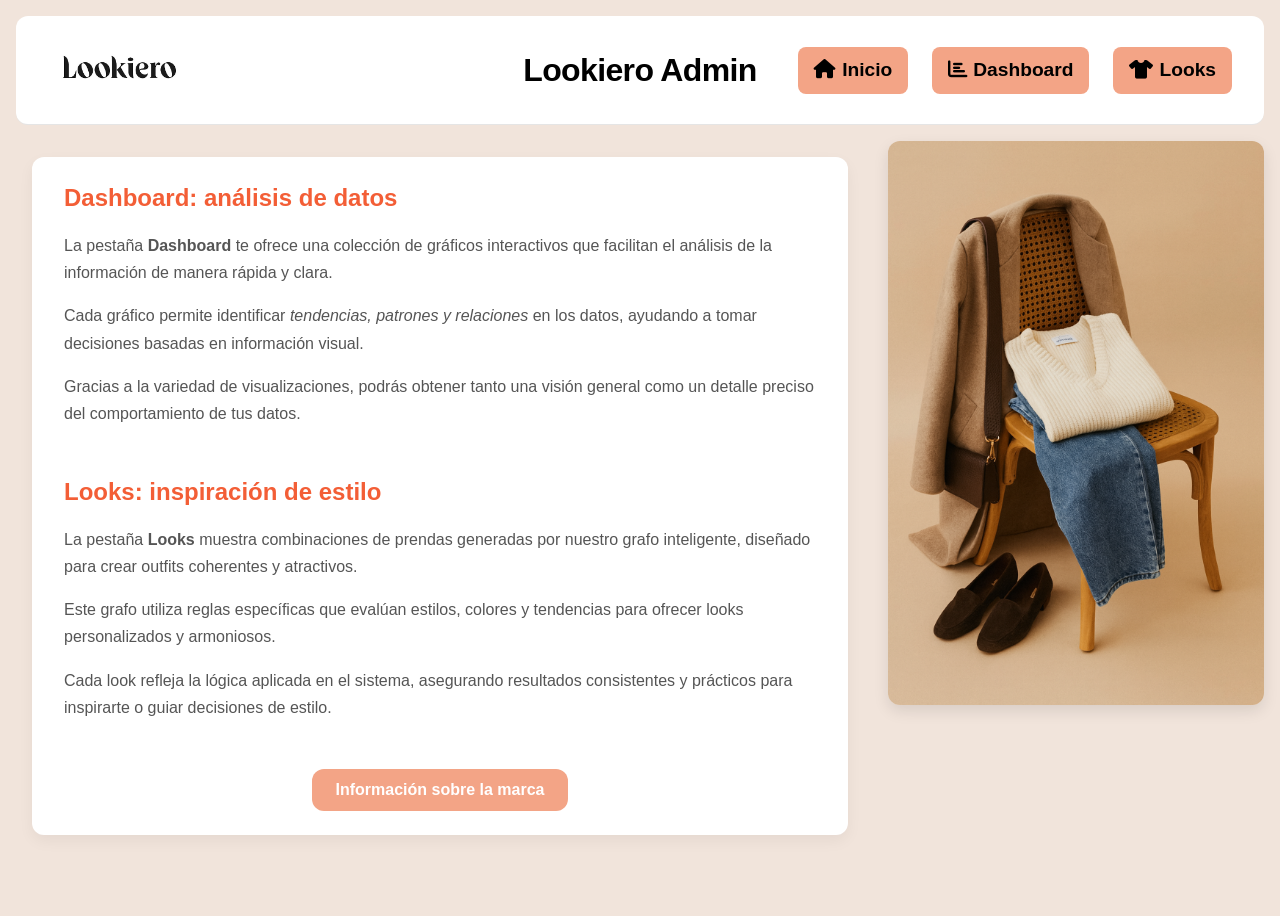
<file: web/index.html>
<!DOCTYPE html>
<html lang="es">
<head>
  <meta charset="UTF-8" />
  <link href="https://cdnjs.cloudflare.com/ajax/libs/font-awesome/6.0.0/css/all.min.css" rel="stylesheet">
  <meta name="viewport" content="width=device-width, initial-scale=1.0" />
  <title>Lookiero - Dashboard</title>
  <link rel="stylesheet" href="style.css" />
  <style>
    body { margin: 0; font-family: var(--font-sans); background: #f1e4db; }

    .header {
      display: flex;
      align-items: center;
      justify-content: space-between;
      padding: 1rem 2rem;
      background: #ffffff;
      border-bottom: 1px solid rgba(0,0,0,0.1);
      border-radius: 12px;
      margin: 1rem;
    }

    .header-left {
      display: flex;
      align-items: center;
      gap: 1rem;
    }

    .header-logo img {
      height: 70px;
      width: auto;
    }

    .header-title {
      font-size: 2rem;
      font-weight: 700;
      letter-spacing: -0.02em;
    }

    .nav-tabs {
      display: flex;
      gap: 1.5rem;
    }

    .nav-tabs a {
      text-decoration: none;
      color: #000;
      font-weight: 700;
      font-size: 1.2rem;
      padding: .6rem 1rem;
      position: relative;
      background: #f3a486;
      border-radius: 8px;
    }

    
.nav-tabs a:hover::after {
  content: "";
  position: absolute;
  left: 0;
  bottom: -4px;
  width: 100%;
  height: 2px;
  background: var(--brand-primary);
}

/* Opcional: si quieres que el botón activo tenga otro estilo de fondo en lugar de subrayado */
.nav-tabs a.active {
  background-color: #f3a486; /* mismo color que normal */
  /* quita el ::after para activo */
}


  
  
    .info-box {
  background: white;
  margin: 1rem;
  padding: 1.5rem 2rem;
  border-radius: 12px;
 
  min-height: 180px; /* puedes ajustar según te guste */
  display: flex;
  flex-direction: column;
  justify-content: center; /* centra el contenido verticalmente */

}


    .info-box h2 {
      margin-top: 0;
    }
  </style>
</head>
<body>
  <header class="header">
    <div class="header-left">
      <div class="header-logo">
  <a href="info.html">
    <img src="lookiero_logo.jpg" alt="Logo Lookiero" />
  </a>
</div>

      </div>

    <div class="header-title" style="position:absolute; left:50%; transform:translateX(-50%);">Lookiero Admin</div>
    <div>
    </div>

    <nav class="nav-tabs">
      <a href="index.html"><span style='margin-right:6px;'><i class="fas fa-home"></i></span>Inicio</a>
      <a href="dashboard.html" class="active"><span style='margin-right:6px;'><i class="fas fa-chart-bar"></i></span>Dashboard</a>
      <a href="looks.html"><span style='margin-right:6px;'><i class="fas fa-shirt"></i></span>Looks</a>
    </nav>
  </header>
<section class="about-wrapper" style="display:flex; gap:1.5rem; margin:1rem;">
  <!-- TEXTO -->
  <div class="info-box" style="background:#ffffff; padding:1.5rem 2rem; border-radius:12px; flex:2; box-shadow:0 6px 15px rgba(0,0,0,0.05);">
    
    <h2 style="color:#f35e36; margin-bottom:1rem;">Dashboard: análisis de datos</h2>
    <p style="line-height:1.7; color:#555;">
      La pestaña <strong>Dashboard</strong> te ofrece una colección de gráficos interactivos que facilitan el análisis de la información de manera rápida y clara.
    </p>
    <p style="line-height:1.7; color:#555;">
      Cada gráfico permite identificar <em>tendencias, patrones y relaciones</em> en los datos, ayudando a tomar decisiones basadas en información visual.
    </p>
    <p style="line-height:1.7; color:#555;">
      Gracias a la variedad de visualizaciones, podrás obtener tanto una visión general como un detalle preciso del comportamiento de tus datos.
    </p>  

    <h2 style="color:#f35e36; margin-top:2rem; margin-bottom:1rem;">Looks: inspiración de estilo</h2>
    <p style="line-height:1.7; color:#555;">
      La pestaña <strong>Looks</strong> muestra combinaciones de prendas generadas por nuestro grafo inteligente, diseñado para crear outfits coherentes y atractivos.
    </p>
    <p style="line-height:1.7; color:#555;">
      Este grafo utiliza reglas específicas que evalúan estilos, colores y tendencias para ofrecer looks personalizados y armoniosos.
    </p>
    <p style="line-height:1.7; color:#555;">
      Cada look refleja la lógica aplicada en el sistema, asegurando resultados consistentes y prácticos para inspirarte o guiar decisiones de estilo.
    </p>  

    <!-- BOTÓN INFORMACIÓN -->
    <div style="text-align:center; margin-top:2rem;">
      <button id="btn-info-brand" style="background:#f3a486; color:#fff; font-weight:700; border:none; border-radius:12px; padding:12px 24px; cursor:pointer; font-size:1rem; transition:0.3s;">
        Información sobre la marca
      </button>
    </div>
  </div>

  <!-- IMAGEN -->
  <div class="about-image" style="flex:1; display:flex; align-items:flex-start; justify-content:center;">
    <img src="look.png" alt="Imagen Lookiero" style="max-width:100%; border-radius:12px; box-shadow:0 6px 15px rgba(0,0,0,0.1);">
  </div>
</section>

<!-- SCRIPT DEL BOTÓN -->
<script>
  document.getElementById("btn-info-brand").addEventListener("click", () => {
    window.location.href = "info.html";
  });
</script>


</body>
</html>
</file>
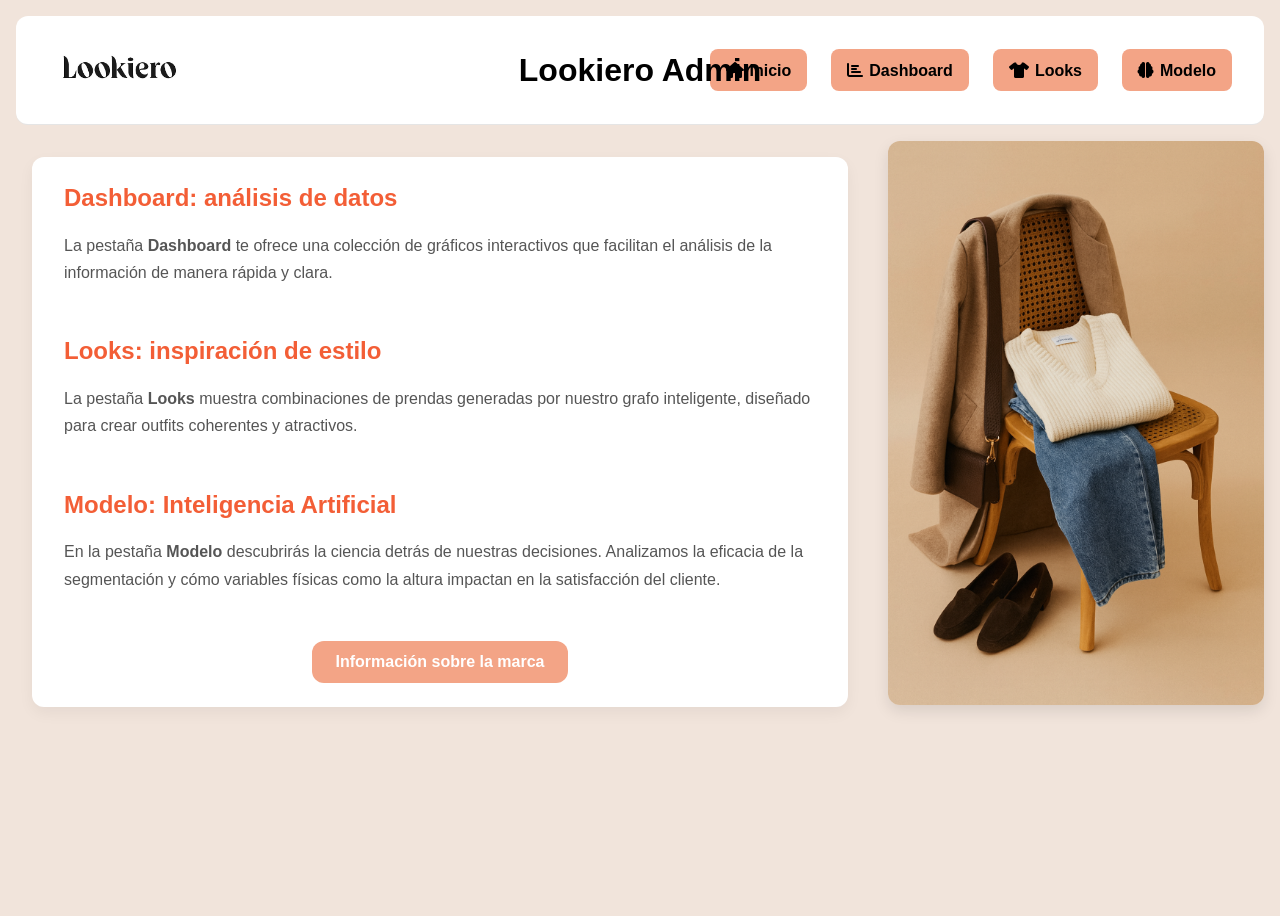
<file: web/web/index.html>
<!DOCTYPE html>
<html lang="es">
<head>
  <meta charset="UTF-8" />
  <link href="https://cdnjs.cloudflare.com/ajax/libs/font-awesome/6.0.0/css/all.min.css" rel="stylesheet">
  <meta name="viewport" content="width=device-width, initial-scale=1.0" />
  <title>Lookiero - Dashboard</title>
  <link rel="stylesheet" href="style.css" />


  <style>
  
  body { margin: 0; font-family: sans-serif; background: var(--bg-color); color: var(--text-dark); }
    :root {
  --brand-hover: #d88a6d;
  --brand-primary: #f3a486;
  --bg-color: #f1e4db;
  --text-dark: #333;
}
  
  
  
  .header {
  display: flex; align-items: center; justify-content: space-between;
  padding: 1rem 2rem; background: #fff; border-bottom: 1px solid rgba(0,0,0,0.1);
  border-radius: 12px; margin: 1rem; position: relative;
}

    .header-left {
      display: flex;
      align-items: center;
      gap: 1rem;
    }

    .header-logo img { height: 70px; width: auto; }
.header-title { font-size: 2rem; font-weight: 700; position:absolute; left:50%; transform:translateX(-50%); }


    .nav-tabs {
      display: flex;
      gap: 1.5rem;
    }

.nav-tabs { display: flex; gap: 1.5rem; }
.nav-tabs a {
  text-decoration: none; color: #000; font-weight: 700; padding: .6rem 1rem;
  background: var(--brand-primary); border-radius: 8px; transition: 0.3s;
}
.nav-tabs a:hover { background: var(--brand-hover); color: #fff; }

.info-box {
  background: white; margin: 1rem; padding: 1.5rem; border-radius: 12px;
  box-shadow: 0 4px 6px rgba(0,0,0,0.05);
}


    .info-box {
      background: white;
      margin: 1rem;
      padding: 1.5rem 2rem;
      border-radius: 12px;
      min-height: 180px;
      display: flex;
      flex-direction: column;
      justify-content: center;
    }

    .info-box h2 {
      margin-top: 0;
    }


  .dashboard-title { text-align: center; font-size: 1.6rem; font-weight: 700; margin-bottom: 1rem; }
.metrics-container { display: flex; justify-content: space-around; text-align: center; margin-bottom: 1rem; }
.metric-card p { font-size: 2rem; font-weight: 800; margin: 5px 0; color: var(--brand-hover); }



  </style>
</head>
<body>
  <header class="header">
    <div class="header-left">
      <div class="header-logo">
        <a href="info.html">
          <img src="lookiero_logo.jpg" alt="Logo Lookiero" />
        </a>
      </div>
    </div>

    <div class="header-title" style="position:absolute; left:50%; transform:translateX(-50%);">Lookiero Admin</div>
    
    <nav class="nav-tabs">
      <a href="index.html" class="active"><span style='margin-right:6px;'><i class="fas fa-home"></i></span>Inicio</a>
      <a href="dashboard.html"><span style='margin-right:6px;'><i class="fas fa-chart-bar"></i></span>Dashboard</a>
      <a href="looks.html"><span style='margin-right:6px;'><i class="fas fa-shirt"></i></span>Looks</a>
      <a href="modelo.html"><span style='margin-right:6px;'><i class="fas fa-brain"></i></span>Modelo</a>
    </nav>
  </header>

<section class="about-wrapper" style="display:flex; gap:1.5rem; margin:1rem;">
  <div class="info-box" style="background:#ffffff; padding:1.5rem 2rem; border-radius:12px; flex:2; box-shadow:0 6px 15px rgba(0,0,0,0.05);">
    
    <h2 style="color:#f35e36; margin-bottom:1rem;">Dashboard: análisis de datos</h2>
    <p style="line-height:1.7; color:#555;">
      La pestaña <strong>Dashboard</strong> te ofrece una colección de gráficos interactivos que facilitan el análisis de la información de manera rápida y clara.
    </p>

    <h2 style="color:#f35e36; margin-top:2rem; margin-bottom:1rem;">Looks: inspiración de estilo</h2>
    <p style="line-height:1.7; color:#555;">
      La pestaña <strong>Looks</strong> muestra combinaciones de prendas generadas por nuestro grafo inteligente, diseñado para crear outfits coherentes y atractivos.
    </p>

    <h2 style="color:#f35e36; margin-top:2rem; margin-bottom:1rem;">Modelo: Inteligencia Artificial</h2>
    <p style="line-height:1.7; color:#555;">
      En la pestaña <strong>Modelo</strong> descubrirás la ciencia detrás de nuestras decisiones. Analizamos la eficacia de la segmentación y cómo variables físicas como la altura impactan en la satisfacción del cliente.
    </p>

    <div style="text-align:center; margin-top:2rem;">
      <button id="btn-info-brand" style="background:#f3a486; color:#fff; font-weight:700; border:none; border-radius:12px; padding:12px 24px; cursor:pointer; font-size:1rem; transition:0.3s;">
        Información sobre la marca
      </button>
    </div>
  </div>

  <div class="about-image" style="flex:1; display:flex; align-items:flex-start; justify-content:center;">
    <img src="look.png" alt="Imagen Lookiero" style="max-width:100%; border-radius:12px; box-shadow:0 6px 15px rgba(0,0,0,0.1);">
  </div>
</section>

<script>
  document.getElementById("btn-info-brand").addEventListener("click", () => {
    window.location.href = "info.html";
  });
</script>

</body>
</html>
</file>
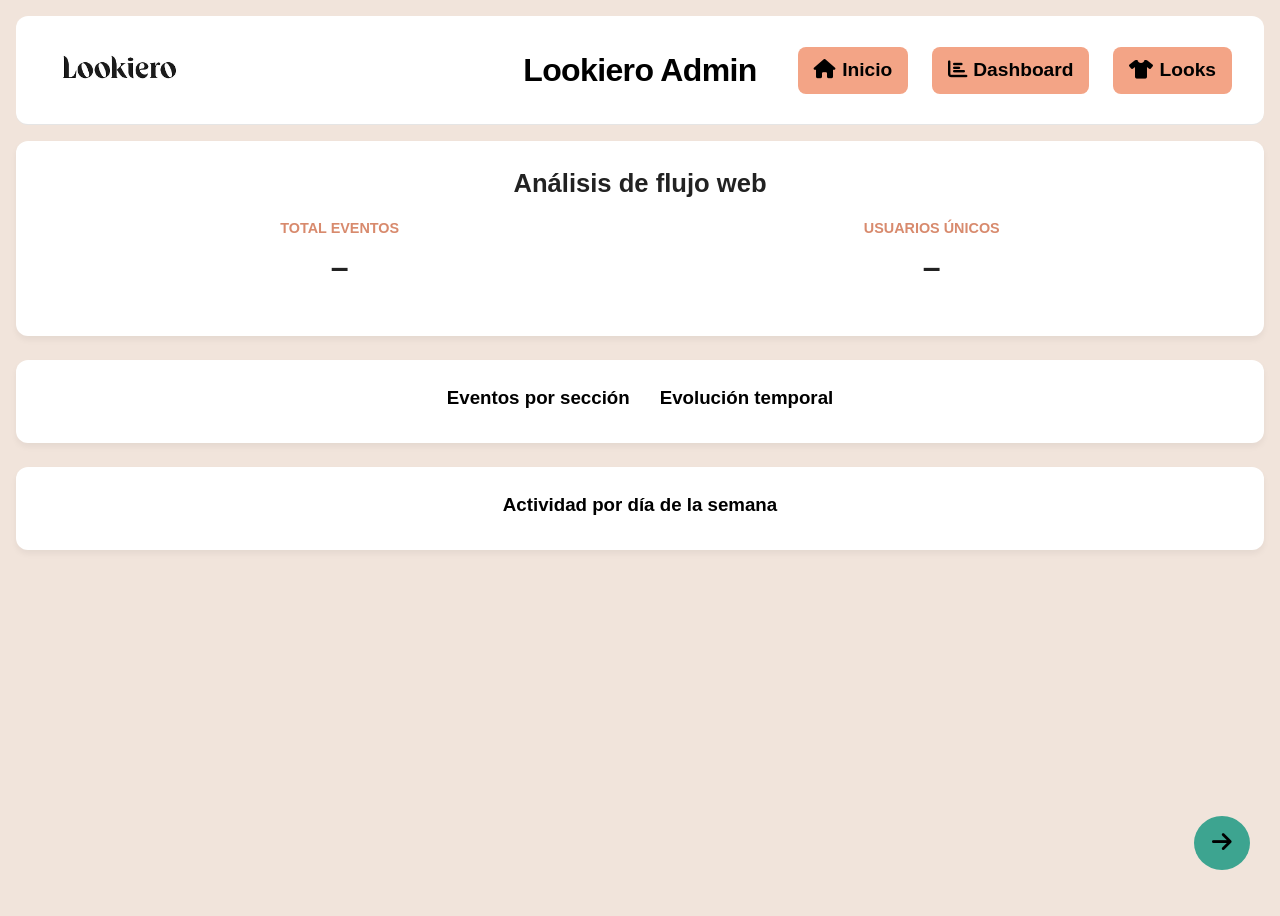
<file: web/dashboard.html>
<!DOCTYPE html>
<html lang="es">
<head>
<meta charset="UTF-8" />
<meta name="viewport" content="width=device-width, initial-scale=1.0" />
<title>Lookiero - Dashboard</title>

<link href="https://cdnjs.cloudflare.com/ajax/libs/font-awesome/6.0.0/css/all.min.css" rel="stylesheet">
<script src="https://d3js.org/d3.v7.min.js"></script>
<link rel="stylesheet" href="style.css" />


<style>
body { margin: 0; font-family: var(--font-sans); background: #f1e4db; }

:root {

  --brand-hover: #d88a6d;
  --bg-color: #f1e4db;
  --white: #ffffff;
  --text-dark: #333;

}


   body { margin: 0; font-family: var(--font-sans); background: #f1e4db; }



    .header {
      display: flex;
      align-items: center;
      justify-content: space-between;
      padding: 1rem 2rem;
      background: #ffffff;
      border-bottom: 1px solid rgba(0,0,0,0.1);
      border-radius: 12px;
      margin: 1rem;
      position: relative;
    }

    .header-left {
      display: flex;
      align-items: center;
      gap: 1rem;
    }

    .header-logo img {
      height: 70px;
      width: auto;
    }

    .header-title {
      font-size: 2rem;
      font-weight: 700;
      letter-spacing: -0.02em;
      position:absolute;
      left:50%;
      transform:translateX(-50%);
    }

    .nav-tabs {
      display: flex;
      gap: 1.5rem;
    }

    .nav-tabs a {
      text-decoration: none;
      color: #000;
      font-weight: 700;
      font-size: 1.2rem;
      padding: .6rem 1rem;
      position: relative;
      background: #f3a486;
      border-radius: 8px;
    }

    
.nav-tabs a:hover::after {
  content: "";
  position: absolute;
  left: 0;
  bottom: -4px;
  width: 100%;
  height: 2px;
  background: var(--brand-primary);
}

/* Opcional: si quieres que el botón activo tenga otro estilo de fondo en lugar de subrayado */
.nav-tabs a.active {
  background-color: #f3a486; /* mismo color que normal */
}

.info-box {
  background: white;
  margin: 1rem;
  padding: 1.5rem 2rem;
  border-radius: 12px;
  box-shadow: 0 4px 6px rgba(0,0,0,0.05);
  margin-bottom: 1.5rem;
}

.dashboard-title {
  text-align: center;
  font-size: 1.6rem;
  font-weight: 700;
  margin-bottom: 1rem;
}

.metrics-container {
  display: flex;
  justify-content: space-around;
  text-align: center;
  margin-bottom: 1rem;
}

.metric-card h3 {
  margin: 0;
  text-transform: uppercase;
  color: var(--brand-hover);
  font-size: 0.9rem;
}

.metric-card p {
  font-size: 2rem;
  font-weight: 800;
  margin: 5px 0;
}

/* Contenedor unificado para centrar y agrupar */
.chart-pair-block {
  display: flex;
  justify-content: center; /* Centrado horizontal */
  align-items: flex-start;
  flex-wrap: wrap;
  gap: 30px;
}

.chart-item {
  flex: 0 1 auto; /* No estira forzosamente */
  text-align: center;
}

.nav-arrow {
  position: fixed;
  bottom: 30px;
  padding: 14px 18px;
  font-size: 1.4rem;
  border-radius: 50%;
  border: none;
  background: var(--brand-primary);
  cursor: pointer;
  z-index: 100;
}

.nav-arrow:hover { background: var(--brand-hover); }
.arrow-right { right: 30px; }
.arrow-left { left: 30px; }

#page-looks { display: none; }

.tooltip-pie {
  position: absolute;
  background: #fff;
  border: 1px solid #ccc;
  padding: 6px;
  pointer-events: none;
  opacity: 0;
  font-size: 12px;
  border-radius: 4px;
  box-shadow: 0 2px 4px rgba(0,0,0,0.1);
  z-index: 1000;
}
</style>
</head>

<body>

 <header class="header">
  <div class="header-left">
   <div class="header-logo">
  <a href="info.html">
    <img src="lookiero_logo.jpg" alt="Logo Lookiero" />
  </a>
  </div>

  </div>

  <div class="header-title" style="position:absolute; left:50%; transform:translateX(-50%);">
   Lookiero Admin
  </div>

  <nav class="nav-tabs">
    <a href="index.html">
      <span style="margin-right:6px;"><i class="fas fa-home"></i></span>Inicio
    </a>
    <a href="dashboard.html" class="active">
      <span style="margin-right:6px;"><i class="fas fa-chart-bar"></i></span>Dashboard
    </a>
    <a href="looks.html">
      <span style="margin-right:6px;"><i class="fas fa-shirt"></i></span>Looks
    </a>
  </nav>
</header>



<div id="page-web">
  <div class="info-box">
    <div class="dashboard-title">Análisis de flujo web</div>
    <div class="metrics-container">
      <div class="metric-card">
        <h3>Total eventos</h3>
        <p id="total-events">–</p>
      </div>
      <div class="metric-card">
        <h3>Usuarios únicos</h3>
        <p id="unique-users">–</p>
      </div>
    </div>
  </div>

  <div class="info-box">
    <div class="chart-pair-block">
      <div class="chart-item">
        <h3>Eventos por sección</h3>
        <div id="viz_container"></div>
      </div>
      <div class="chart-item">
        <h3>Evolución temporal</h3>
        <div id="events_time"></div>
      </div>
    </div>
  </div>

  <div class="info-box">
    <div class="chart-pair-block">
      <div class="chart-item">
        <h3>Actividad por día de la semana</h3>
        <div id="users_section"></div>
      </div>
    </div>
  </div>

  <button type="button" class="nav-arrow arrow-right" onclick="goToLooks()">
    <i class="fas fa-arrow-right"></i>
  </button>
</div>

<div id="page-looks">
  <div class="info-box">
    <div class="chart-pair-block">
      <div class="chart-item">
        <h3>Distribución de Categorías</h3>
        <div id="AreaPie"></div>
      </div>
      <div class="chart-item">
        <h3>Matriz de Color: Estilo vs Categoría</h3>
        <div id="ColorMatrix"></div>
      </div>
    </div>
  </div>

  <div class="info-box">
    <div class="chart-pair-block">
      <div class="chart-item">
        <h3>Prendas por Estilo</h3>
        <div id="StyleBars"></div>
      </div>
      <div class="chart-item">
        <h3>Atrevimiento (Adventurous)</h3>
        <div id="AdventurousBars"></div>
      </div>
    </div>
  </div>

  <button type="button" class="nav-arrow arrow-left" onclick="goToWeb()">
    <i class="fas fa-arrow-left"></i>
  </button>
</div>

<script>
const csvUrl = "https://raw.githubusercontent.com/juneelexpuru/25-26_3_R10_Verde_Claro/main/page_views_2.csv";
const looksUrl = "https://raw.githubusercontent.com/juneelexpuru/25-26_3_R10_Verde_Claro/main/df_grafo.csv";

/* ================= LÓGICA WEB ================= */
/* ================= LÓGICA WEB ================= */
function renderWeb() {
  // Limpiar tooltips previos
  d3.selectAll(".tooltip-pie").remove();

  d3.dsv(";", csvUrl).then(data => {
    // Métricas
    document.getElementById("total-events").innerText = data.length;
    document.getElementById("unique-users").innerText = new Set(data.map(d => d.user_id)).size;

    /* ===== Eventos por sección ===== */
    const grouped = d3.rollup(data, v => v.length, d => d.section);
    const chartData = Array.from(grouped, ([k,v]) => ({k,v}));

    const svg = d3.select("#viz_container").append("svg").attr("width", 450).attr("height", 350);
    const x = d3.scaleBand().domain(chartData.map(d => d.k)).range([60,420]).padding(0.3);
    const y = d3.scaleLinear().domain([0, d3.max(chartData,d=>d.v)]).range([300,40]);

    svg.append("g").attr("transform","translate(0,300)").call(d3.axisBottom(x))
      .selectAll("text").attr("transform","rotate(-30)").style("text-anchor","end");
    svg.append("g").attr("transform","translate(60,0)").call(d3.axisLeft(y));

    svg.selectAll("rect").data(chartData).enter().append("rect")
      .attr("x", d => x(d.k))
      .attr("y", d => y(d.v))
      .attr("width", x.bandwidth())
      .attr("height", d => 300 - y(d.v))
      .attr("fill", "#f3a486")
      .attr("rx", 6)
      .on("mouseover", function() { d3.select(this).attr("fill","#d88a6d"); })
      .on("mouseout", function() { d3.select(this).attr("fill","#f3a486"); });

    /* ===== Evolución temporal ===== */
    const parseDate = d3.timeParse("%Y-%m-%d");
    data.forEach(d => d.date = parseDate(d.event_date_));

    const timeData = Array.from(d3.rollup(data, v => v.length, d => d3.timeDay(d.date)),
                                ([date,count]) => ({date,count}))
                          .sort((a,b) => a.date - b.date);

    const svgTime = d3.select("#events_time").append("svg").attr("width",450).attr("height",350);
    const xt = d3.scaleTime().domain(d3.extent(timeData,d=>d.date)).range([0,350]);
    const yt = d3.scaleLinear().domain([0,d3.max(timeData,d=>d.count)]).range([250,0]);
    const gTime = svgTime.append("g").attr("transform","translate(60,40)");

    gTime.append("g").attr("transform","translate(0,250)").call(d3.axisBottom(xt))
      .selectAll("text").attr("transform","rotate(-45)").style("text-anchor","end");
    gTime.append("g").call(d3.axisLeft(yt));
    gTime.append("path").datum(timeData)
      .attr("fill","none")
      .attr("stroke","#d88a6d")
      .attr("stroke-width",3)
      .attr("d", d3.line().x(d=>xt(d.date)).y(d=>yt(d.count)));

    /* ===== Actividad por día de la semana ===== */
    const dayNames = {"Monday":"Lunes","Tuesday":"Martes","Wednesday":"Miércoles","Thursday":"Jueves","Friday":"Viernes","Saturday":"Sábado","Sunday":"Domingo"};
    const order = ["Monday","Tuesday","Wednesday","Thursday","Friday","Saturday","Sunday"];

    const dailyData = Array.from(
      d3.rollup(data, v => v.length, d => d3.timeFormat("%A")(d.date)),
      ([day,count]) => ({day,count})
    ).sort((a,b) => order.indexOf(a.day) - order.indexOf(b.day));

    const svgUsers = d3.select("#users_section").append("svg").attr("width",500).attr("height",350);
    const xu = d3.scaleBand().domain(dailyData.map(d => dayNames[d.day])).range([60,440]).padding(0.3);
    const yu = d3.scaleLinear().domain([0,d3.max(dailyData,d=>d.count)]).range([300,40]);

    svgUsers.append("g").attr("transform","translate(0,300)").call(d3.axisBottom(xu))
      .selectAll("text").attr("transform","rotate(-30)").style("text-anchor","end");
    svgUsers.append("g").attr("transform","translate(60,0)").call(d3.axisLeft(yu));

    // Tooltip para barras
    const tooltipDay = d3.select("body").append("div")
      .attr("class","tooltip-pie")
      .style("opacity",0);

    svgUsers.selectAll("rect").data(dailyData).enter().append("rect")
      .attr("x", d => xu(dayNames[d.day]))
      .attr("y", d => yu(d.count))
      .attr("width", xu.bandwidth())
      .attr("height", d => 300 - yu(d.count))
      .attr("fill", "#333")
      .attr("rx", 6)
      .on("mouseover", function(event,d){
        d3.select(this).attr("fill","#d88a6d");
        tooltipDay.transition().duration(200).style("opacity",1);
        tooltipDay.html(`<strong>${dayNames[d.day]}</strong><br>Cantidad: ${d.count}`)
          .style("left", (event.pageX+10) + "px")
          .style("top", (event.pageY-20) + "px");
      })
      .on("mousemove", function(event){
        tooltipDay.style("left", (event.pageX+10) + "px")
                  .style("top", (event.pageY-20) + "px");
      })
      .on("mouseout", function(){
        d3.select(this).attr("fill","#333");
        tooltipDay.transition().duration(200).style("opacity",0);
      });
  });
}


/* ================= LÓGICA LOOKS ================= */
function renderLooks() {
  d3.csv(looksUrl).then(function(data) {
    const widthPie = 400, heightPie = 350, radius = 120;
    const svg_pie = d3.select("#AreaPie").append("svg").attr("width", widthPie).attr("height", heightPie).append("g").attr("transform", `translate(${widthPie/2},${heightPie/2})`);
    const tooltipPie = d3.select("body").append("div").attr("class", "tooltip-pie");
    const counts = d3.rollups(data, v => v.length, d => d.categoria_prenda).map(([key, value]) => ({categoria: key, cantidad: value})).sort((a, b) => b.cantidad - a.cantidad);
    const colorPie = d3.scaleOrdinal().domain(counts.map(d => d.categoria)).range(['#b35e5e','#bc7373','#c58888','#ce9d9d','#f3a486','#da9d54','#e9dcdc','#dbbcbc']);
    const pie = d3.pie().value(d => d.cantidad).sort(null);
    const arc = d3.arc().innerRadius(radius*0.4).outerRadius(radius);
    const slices = svg_pie.selectAll("path").data(pie(counts)).enter().append("path").attr("d", arc).attr("fill", d => colorPie(d.data.categoria)).attr("stroke", "white").style("stroke-width","2px").style("opacity", 0.8).style("cursor", "pointer");
    
    slices.on("mouseover", (event, d) => {
        d3.select(event.currentTarget).transition().duration(200).style("opacity", 1).attr("transform", "scale(1.05)");
        tooltipPie.style("opacity", 1).html(`<strong>${d.data.categoria}</strong><br>Cant: ${d.data.cantidad}`).style("left", (event.pageX + 10) + "px").style("top", (event.pageY - 20) + "px");
    }).on("mousemove", event => tooltipPie.style("left", (event.pageX + 10) + "px").style("top", (event.pageY - 20) + "px"))
    .on("mouseleave", event => { d3.select(event.currentTarget).transition().duration(200).style("opacity", 0.8).attr("transform", "scale(1)"); tooltipPie.style("opacity", 0); })
    .on("click", (event, d) => { slices.attr("fill", n => colorPie(n.data.categoria)); d3.select(event.currentTarget).attr("fill", "black"); });
 const categories = Array.from(new Set(data.map(d=>d.categoria_prenda)));
    const styles = Array.from(new Set(data.map(d=>d.style)));
    const matrixData=[];
    categories.forEach(cat=>styles.forEach(st=>{
      const filtered = data.filter(d=>d.categoria_prenda===cat && d.style===st);
      if(filtered.length>0) matrixData.push({cat,st,count:filtered.length});
    }));
    const intensity=d3.scaleLinear().domain([0,d3.max(matrixData,d=>d.count)]).range(["#fff5f2","#f3a486"]);
    const svgMat=d3.select("#ColorMatrix").append("svg").attr("width",450).attr("height",350).append("g").attr("transform","translate(80,20)");
    const xMat=d3.scaleBand().range([0,350]).domain(styles).padding(0.05);
    const yMat=d3.scaleBand().range([270,0]).domain(categories).padding(0.05);
    svgMat.append("g").attr("transform","translate(0,270)").call(d3.axisBottom(xMat)).selectAll("text").attr("transform","rotate(-30)").style("text-anchor","end");
    svgMat.append("g").call(d3.axisLeft(yMat));
    const tooltipMat = d3.select("body").append("div").attr("class","tooltip-pie");
    svgMat.selectAll("rect").data(matrixData).enter().append("rect")
      .attr("x",d=>xMat(d.st)).attr("y",d=>yMat(d.cat))
      .attr("width",xMat.bandwidth()).attr("height",yMat.bandwidth())
      .style("fill",d=>intensity(d.count)).attr("rx",4).style("stroke","#fff")
      .on("mouseover",(event,d)=>{ tooltipMat.transition().duration(200).style("opacity",1).html(`${d.cat} / ${d.st}: ${d.count}`).style("left",(event.pageX+10)+"px").style("top",(event.pageY-20)+"px"); })
      .on("mouseout",()=>tooltipMat.transition().duration(200).style("opacity",0));
    svgMat.selectAll(".text-count").data(matrixData).enter().append("text")
      .attr("class","text-count").attr("x",d=>xMat(d.st)+xMat.bandwidth()/2).attr("y",d=>yMat(d.cat)+yMat.bandwidth()/2)
      .attr("dy",".35em").attr("text-anchor","middle").style("fill","#000").style("font-size","10px").style("font-weight","700").text(d=>d.count);

    // Prendas por estilo
    const styleCounts=Array.from(d3.rollup(data,v=>v.length,d=>d.style),([k,v])=>({k,v})).sort((a,b)=>b.v-a.v);
    const svgStyle=d3.select("#StyleBars").append("svg").attr("width",400).attr("height",350);
    const xS=d3.scaleBand().domain(styleCounts.map(d=>d.k)).range([60,360]).padding(0.3);
    const yS=d3.scaleLinear().domain([0,d3.max(styleCounts,d=>d.v)]).range([300,40]);
    svgStyle.append("g").attr("transform","translate(0,300)").call(d3.axisBottom(xS)).selectAll("text").attr("transform","rotate(-30)").style("text-anchor","end");
    svgStyle.append("g").attr("transform","translate(60,0)").call(d3.axisLeft(yS));
    svgStyle.selectAll("rect").data(styleCounts).enter().append("rect")
      .attr("x",d=>xS(d.k)).attr("y",d=>yS(d.v)).attr("width",xS.bandwidth()).attr("height",d=>300-yS(d.v))
      .attr("fill","#f3a486").attr("rx",6)
      .on("mouseover",function(){ d3.select(this).attr("fill","#d88a6d"); })
      .on("mouseout",function(){ d3.select(this).attr("fill","#f3a486"); });

    // Adventurous
    const advCounts=Array.from(d3.rollup(data,v=>v.length,d=>d.adventurous),([k,v])=>({k,v})).sort((a,b)=>a.k-b.k);
    const svgA=d3.select("#AdventurousBars").append("svg").attr("width",400).attr("height",350);
    const xA=d3.scaleBand().domain(advCounts.map(d=>d.k)).range([60,360]).padding(0.3);
    const yA=d3.scaleLinear().domain([0,d3.max(advCounts,d=>d.v)]).range([300,40]);
    svgA.append("g").attr("transform","translate(0,300)").call(d3.axisBottom(xA));
    svgA.append("g").attr("transform","translate(60,0)").call(d3.axisLeft(yA));
    svgA.selectAll("rect").data(advCounts).enter().append("rect")
      .attr("x",d=>xA(d.k)).attr("y",d=>yA(d.v)).attr("width",xA.bandwidth()).attr("height",d=>300-yA(d.v))
      .attr("fill","#333").attr("rx",6)
      .on("mouseover",function(){ d3.select(this).attr("fill","#d88a6d"); })
      .on("mouseout",function(){ d3.select(this).attr("fill","#333"); });
  });
}


renderWeb();

function goToLooks() {
  document.getElementById("page-web").style.display = "none";
  document.getElementById("page-looks").style.display = "block";
  d3.selectAll("#AreaPie svg, #StyleBars svg, #AdventurousBars svg, #ColorMatrix svg").remove();
  renderLooks();
}

function goToWeb() {
  document.getElementById("page-looks").style.display = "none";
  document.getElementById("page-web").style.display = "block";
  d3.selectAll("#viz_container svg, #events_time svg, #users_section svg").remove();
  renderWeb();
}


/* ========= NAVEGACIÓN HEADER ========= */

function setActiveTab(index) {
  document.querySelectorAll(".nav-tabs a").forEach((a, i) => {
    a.classList.toggle("active", i === index);
  });
}

function goDashboardTab(e) {
  e.preventDefault();

  // Mostrar Dashboard
  document.getElementById("page-web").style.display = "block";
  document.getElementById("page-looks").style.display = "none";

  setActiveTab(1);
}

function goLooksTab(e) {
  e.preventDefault();
  window.location.href = "looks.html";
}



</script>

</body>
</html>
</file>
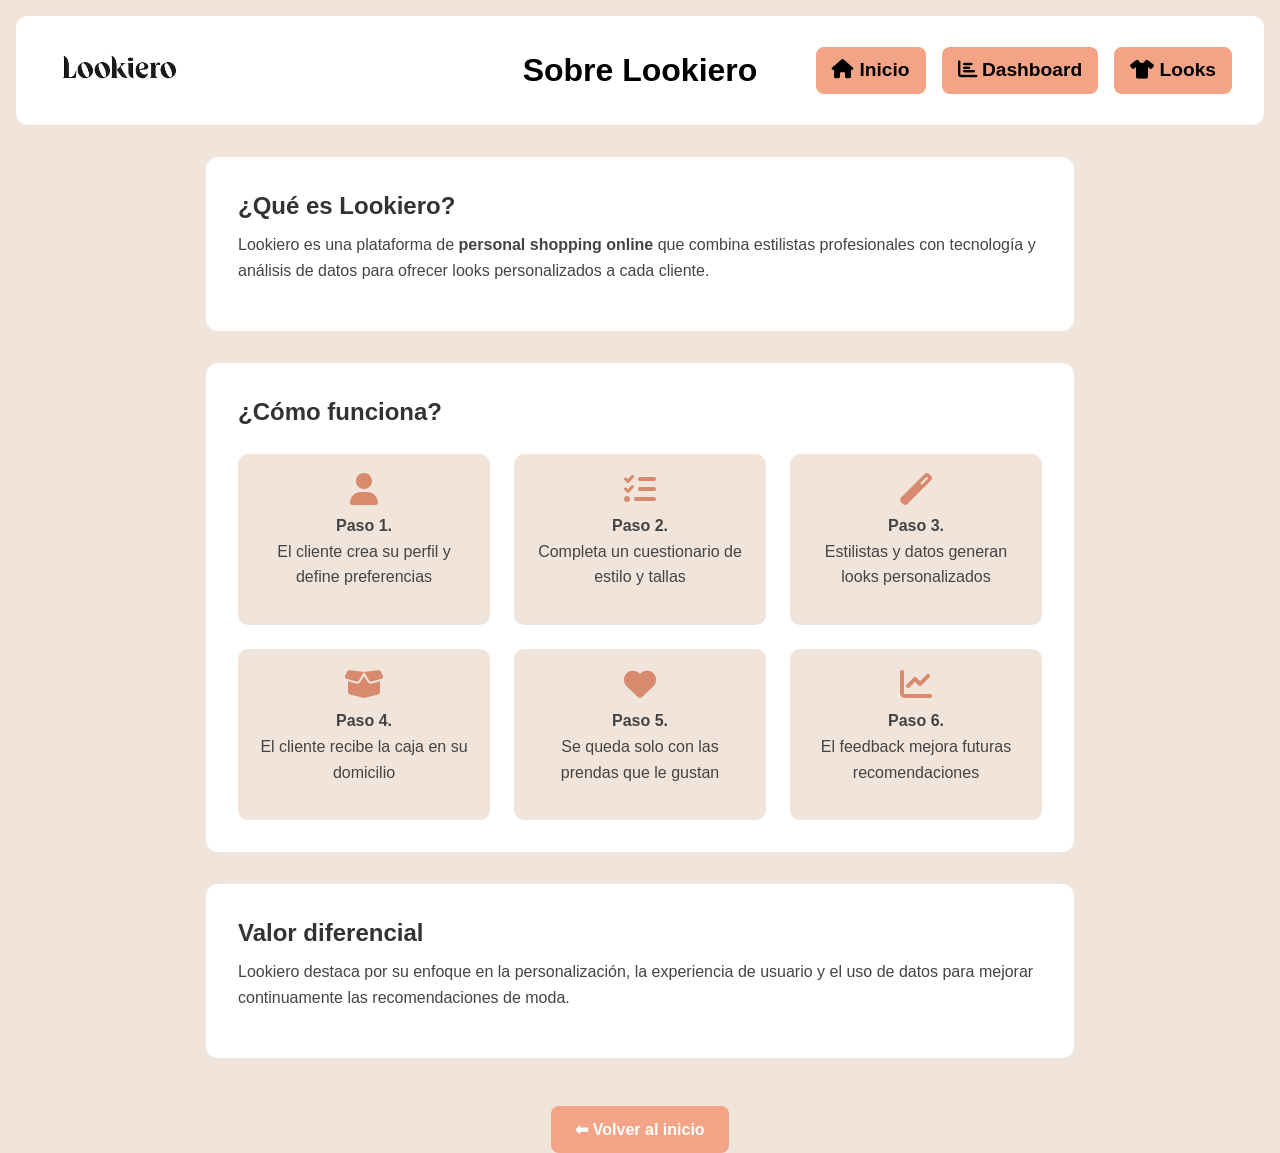
<file: web/info.html>
<!DOCTYPE html>
<html lang="es">
<head>
  <meta charset="UTF-8" />
  <meta name="viewport" content="width=device-width, initial-scale=1.0" />
  <title>Lookiero - Información</title>
  <link rel="stylesheet" href="style.css" />

  <!-- Iconos -->
  <link href="https://cdnjs.cloudflare.com/ajax/libs/font-awesome/6.0.0/css/all.min.css" rel="stylesheet">

  <!-- Estilos -->
  <style>
    body {
      margin: 0;
      font-family: Arial, Helvetica, sans-serif;
      background: #f1e4db;
    }

    /* HEADER */
    .header {
      display: flex;
      align-items: center;
      justify-content: space-between;
      padding: 1rem 2rem;
      background: #ffffff;
      border-radius: 12px;
      margin: 1rem;
      position: relative;
    }

     .header-left {
      display: flex;
      align-items: center;
      gap: 1rem;
    }

    .header-logo img {
      height: 70px;
    }

    .header-title {
      font-size: 2rem;
      font-weight: bold;
      position: absolute;
      left: 50%;
      transform: translateX(-50%);
    }

    .nav-tabs {
      display: flex;
      gap: 1rem;
    }

    .nav-tabs a {
      text-decoration: none;
      color: #000;
      font-weight: 700;
      font-size: 1.2rem;
      padding: .6rem 1rem;
      position: relative;
      background: #f3a486;
      border-radius: 8px;
    }

    .nav-tabs a:hover::after {
  content: "";
  position: absolute;
  left: 0;
  bottom: -4px;
  width: 100%;
  height: 2px;
  background: var(--brand-primary);
}


.nav-tabs a.active {
  background-color: #f3a486; /* mismo color que normal */
}

    /* CONTENIDO */
    main {
      max-width: 900px;
      margin: 2rem auto;
      padding: 0 1rem;
    }

    .info-box {
      background: #ffffff;
      padding: 2rem;
      border-radius: 12px;
      margin-bottom: 2rem;
    }

    h2 {
      margin-top: 0;
      color: #333;
    }

    p {
      color: #444;
      line-height: 1.6;
    }

   /* GRID DE PASOS EN UNA LÍNEA */
.steps-grid {
  display: grid;
  grid-template-columns: repeat(auto-fit, minmax(250px, 1fr));

  gap: 1.5rem;
  margin-top: 1.5rem;
}


.step-card {
  background: #f1e4db;
  padding: 1.2rem;
  border-radius: 10px;
  text-align: center;
  transition: transform 0.3s ease, box-shadow 0.3s ease;
}

.step-card:hover {
  transform: scale(1.05);
  box-shadow: 0 8px 20px rgba(0,0,0,0.2);
}


.step-card i {
  font-size: 2rem;
  color: #d88a6d;
  margin-bottom: 0.5rem;
}

/* Responsive */
@media (max-width: 900px) {
  .steps-grid {
    grid-template-columns: repeat(2, 1fr);
  }
}

@media (max-width: 500px) {
  .steps-grid {
    grid-template-columns: 1fr;
  }
}


    .card {
      background: #f1e4db;
      padding: 1rem;
      border-radius: 10px;
      text-align: center;
    }

    .card i {
      font-size: 2rem;
      color: #d88a6d;
      margin-bottom: 0.5rem;
    }

    .back-btn {
      display: inline-block;
      margin-top: 1rem;
      background: #f3a486;
      color: #fff;
      padding: 12px 24px;
      border-radius: 8px;
      text-decoration: none;
      font-weight: bold;
    }
  </style>
</head>

<body>

<header class="header">
  <!-- Logo clicable -->
  <div class="header-logo">
    <a href="index.html">
      <img src="lookiero_logo.jpg" alt="Logo Lookiero">
    </a>
  </div>

  <div class="header-title">Sobre Lookiero</div>

  <!-- Tabs -->
  <nav class="nav-tabs">
    <a href="index.html"><i class="fas fa-home"></i> Inicio</a>
    <a href="dashboard.html"><i class="fas fa-chart-bar"></i> Dashboard</a>
    <a href="looks.html"><i class="fas fa-shirt"></i> Looks</a>
  </nav>
</header>

<main>

  <!-- Qué es Lookiero -->
  <div class="info-box">
    <h2>¿Qué es Lookiero?</h2>
    <p>
      Lookiero es una plataforma de <strong>personal shopping online</strong> que combina estilistas profesionales
      con tecnología y análisis de datos para ofrecer looks personalizados a cada cliente.
    </p>
  </div>

<div class="info-box">
  <h2>¿Cómo funciona?</h2>

  <div class="steps-grid">

    <div class="step-card">
      <i class="fas fa-user"></i>
      <p><strong>Paso 1.</strong><br>El cliente crea su perfil y define preferencias</p>
    </div>

    <div class="step-card">
      <i class="fas fa-list-check"></i>
      <p><strong>Paso 2.</strong><br>Completa un cuestionario de estilo y tallas</p>
    </div>

    <div class="step-card">
      <i class="fas fa-magic"></i>
      <p><strong>Paso 3.</strong><br>Estilistas y datos generan looks personalizados</p>
    </div>

    <div class="step-card">
      <i class="fas fa-box-open"></i>
      <p><strong>Paso 4.</strong><br>El cliente recibe la caja en su domicilio</p>
    </div>

    <div class="step-card">
      <i class="fas fa-heart"></i>
      <p><strong>Paso 5.</strong><br>Se queda solo con las prendas que le gustan</p>
    </div>

    <div class="step-card">
      <i class="fas fa-chart-line"></i>
      <p><strong>Paso 6.</strong><br>El feedback mejora futuras recomendaciones</p>
    </div>

  </div>
</div>


  <!-- Valor diferencial -->
  <div class="info-box">
    <h2>Valor diferencial</h2>
    <p>
      Lookiero destaca por su enfoque en la personalización, la experiencia de usuario
      y el uso de datos para mejorar continuamente las recomendaciones de moda.
    </p>
  </div>

  <!-- Volver -->
  <div style="text-align:center;">
    <a href="index.html" class="back-btn">⬅ Volver al inicio</a>
  </div>

</main>

</body>
</html>
</file>
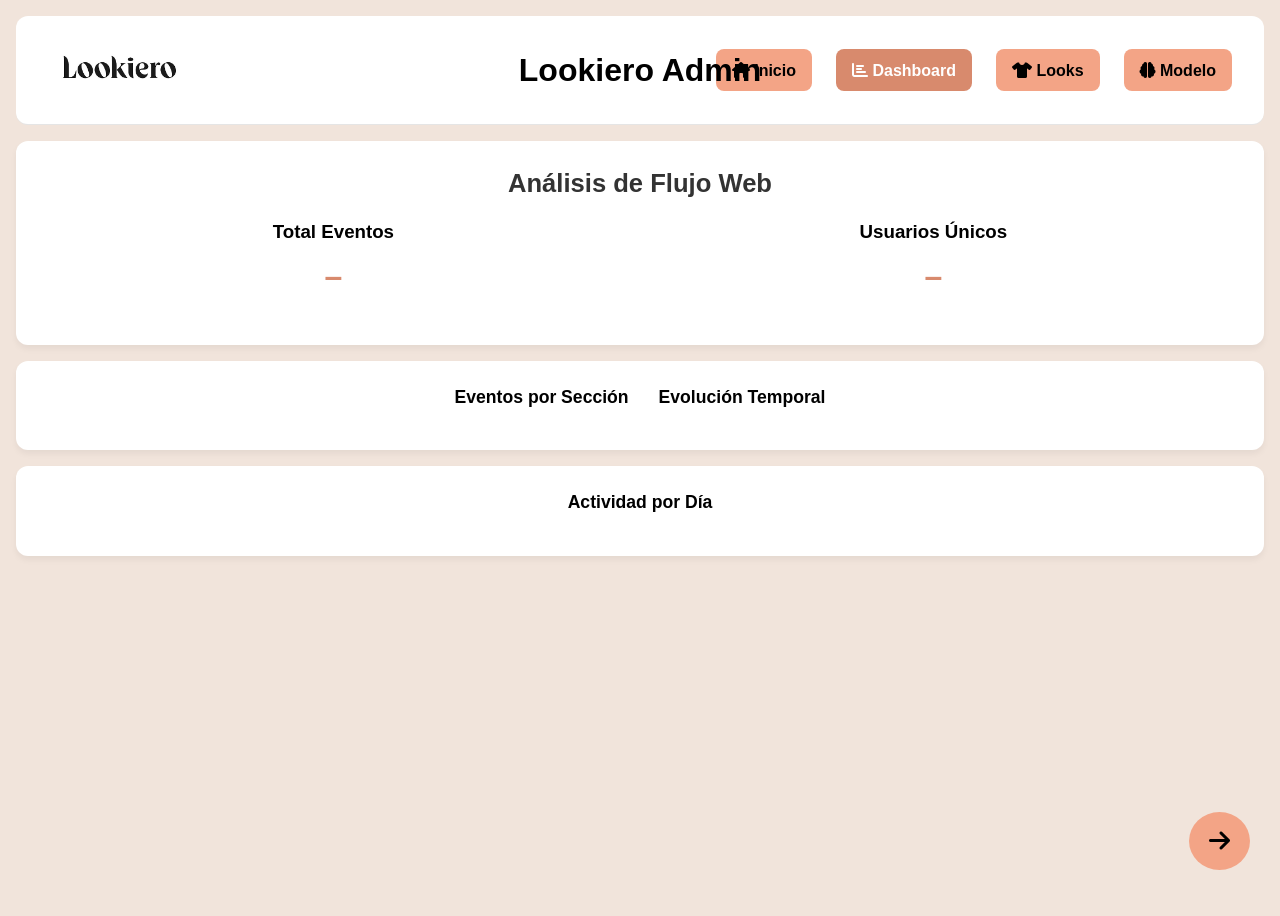
<file: web/web/dashboard.html>
<!DOCTYPE html>
<html lang="es">
<head>
<meta charset="UTF-8" />
<meta name="viewport" content="width=device-width, initial-scale=1.0" />
<title>Lookiero - Dashboard Interactivo</title>
  <link rel="stylesheet" href="style.css" />
<link href="https://cdnjs.cloudflare.com/ajax/libs/font-awesome/6.0.0/css/all.min.css" rel="stylesheet">
<script src="https://d3js.org/d3.v7.min.js"></script>

<style>
:root {
  --brand-hover: #d88a6d;
  --brand-primary: #f3a486;
  --bg-color: #f1e4db;
  --text-dark: #333;
}

body { margin: 0; font-family: sans-serif; background: var(--bg-color); color: var(--text-dark); }

.header {
  display: flex; align-items: center; justify-content: space-between;
  padding: 1rem 2rem; background: #fff; border-bottom: 1px solid rgba(0,0,0,0.1);
  border-radius: 12px; margin: 1rem; position: relative;
}

.header-logo img { height: 70px; width: auto; }
.header-title { font-size: 2rem; font-weight: 700; position:absolute; left:50%; transform:translateX(-50%); }

.nav-tabs { display: flex; gap: 1.5rem; }
.nav-tabs a {
  text-decoration: none; color: #000; font-weight: 700; padding: .6rem 1rem;
  background: var(--brand-primary); border-radius: 8px; transition: 0.3s;
}
.nav-tabs a:hover { background: var(--brand-hover); color: #fff; }

.info-box {
  background: white; margin: 1rem; padding: 1.5rem; border-radius: 12px;
  box-shadow: 0 4px 6px rgba(0,0,0,0.05);
}

.dashboard-title { text-align: center; font-size: 1.6rem; font-weight: 700; margin-bottom: 1rem; }
.metrics-container { display: flex; justify-content: space-around; text-align: center; margin-bottom: 1rem; }
.metric-card p { font-size: 2rem; font-weight: 800; margin: 5px 0; color: var(--brand-hover); }

.chart-pair-block { display: flex; justify-content: center; flex-wrap: wrap; gap: 30px; }
.chart-item h3 { font-size: 1.1rem; margin-bottom: 1rem; }

.tooltip-pie {
  position: absolute; background: rgba(255,255,255,0.95); border: 1px solid #ccc;
  padding: 8px; pointer-events: none; opacity: 0; font-size: 12px;
  border-radius: 4px; box-shadow: 0 2px 8px rgba(0,0,0,0.15); z-index: 2000;
}

.nav-arrow {
  position: fixed; bottom: 30px; padding: 15px 20px; font-size: 1.5rem;
  border-radius: 50%; border: none; background: var(--brand-primary);
  cursor: pointer; z-index: 100; transition: 0.3s;
}
.nav-arrow:hover { background: var(--brand-hover); transform: scale(1.1); color: #fff; }
.arrow-right { right: 30px; }
.arrow-left { left: 30px; }

#page-looks { display: none; }
rect, path { transition: opacity 0.2s; cursor: pointer; }
</style>
</head>

<body>

<header class="header">
  <div class="header-left">
    <div class="header-logo"><a href="info.html"><img src="lookiero_logo.jpg" alt="Logo"></a></div>
  </div>
  <div class="header-title">Lookiero Admin</div>
  <nav class="nav-tabs">
    <a href="index.html"><i class="fas fa-home"></i> Inicio</a>
    <a href="dashboard.html" style="background: var(--brand-hover); color:#fff;"><i class="fas fa-chart-bar"></i> Dashboard</a>
    <a href="looks.html"><i class="fas fa-shirt"></i> Looks</a>
    <a href="modelo.html"><i class="fas fa-brain"></i> Modelo</a>
  </nav>
</header>

<div id="page-web">
  <div class="info-box">
    <div class="dashboard-title">Análisis de Flujo Web</div>
    <div class="metrics-container">
      <div class="metric-card"><h3>Total Eventos</h3><p id="total-events">–</p></div>
      <div class="metric-card"><h3>Usuarios Únicos</h3><p id="unique-users">–</p></div>
    </div>
  </div>

  <div class="info-box">
    <div class="chart-pair-block">
      <div class="chart-item"><h3>Eventos por Sección</h3><div id="viz_container"></div></div>
      <div class="chart-item"><h3>Evolución Temporal</h3><div id="events_time"></div></div>
    </div>
  </div>

  <div class="info-box">
    <div class="chart-pair-block">
      <div class="chart-item"><h3>Actividad por Día</h3><div id="users_section"></div></div>
    </div>
  </div>
  <button class="nav-arrow arrow-right" onclick="goToLooks()"><i class="fas fa-arrow-right"></i></button>
</div>

<div id="page-looks">
  <div class="info-box">
    <div class="chart-pair-block">
      <div class="chart-item"><h3>Distribución de Categorías</h3><div id="AreaPie"></div></div>
      <div class="chart-item"><h3>Matriz Estilo vs Categoría</h3><div id="ColorMatrix"></div></div>
    </div>
  </div>
  <div class="info-box">
    <div class="chart-pair-block">
      <div class="chart-item"><h3>Prendas por Estilo</h3><div id="StyleBars"></div></div>
      <div class="chart-item"><h3>Nivel de Atrevimiento</h3><div id="AdventurousBars"></div></div>
    </div>
  </div>
  <button class="nav-arrow arrow-left" onclick="goToWeb()"><i class="fas fa-arrow-left"></i></button>
</div>

<script>
const csvUrl = "https://raw.githubusercontent.com/juneelexpuru/25-26_3_R10_Verde_Claro/main/page_views_2.csv";
const looksUrl = "https://raw.githubusercontent.com/juneelexpuru/25-26_3_R10_Verde_Claro/main/df_grafo.csv";

const tooltip = d3.select("body").append("div").attr("class", "tooltip-pie");

function renderWeb() {
  d3.dsv(";", csvUrl).then(data => {
    document.getElementById("total-events").innerText = data.length;
    document.getElementById("unique-users").innerText = new Set(data.map(d => d.user_id)).size;

    // 1. Eventos por sección
    const grouped = d3.rollup(data, v => v.length, d => d.section);
    const chartData = Array.from(grouped, ([k,v]) => ({k,v}));
    const svg = d3.select("#viz_container").append("svg").attr("width", 450).attr("height", 350);
    const x = d3.scaleBand().domain(chartData.map(d => d.k)).range([60,420]).padding(0.3);
    const y = d3.scaleLinear().domain([0, d3.max(chartData,d=>d.v)]).range([300,40]);

    svg.append("g").attr("transform","translate(0,300)").call(d3.axisBottom(x)).selectAll("text").attr("transform","rotate(-30)").style("text-anchor","end");
    svg.append("g").attr("transform","translate(60,0)").call(d3.axisLeft(y));

    svg.selectAll("rect").data(chartData).enter().append("rect")
      .attr("x", d => x(d.k)).attr("y", d => y(d.v)).attr("width", x.bandwidth()).attr("height", d => 300 - y(d.v))
      .attr("fill", "#f3a486").attr("rx", 6)
      .on("mouseover", (e, d) => {
        d3.select(e.currentTarget).attr("fill", "#d88a6d");
        tooltip.style("opacity", 1).html(`<strong>${d.k}</strong><br>Eventos: ${d.v}`).style("left", (e.pageX+10)+"px").style("top", (e.pageY-20)+"px");
      })
      .on("mouseout", (e) => { d3.select(e.currentTarget).attr("fill", "#f3a486"); tooltip.style("opacity", 0); });

    // 2. Evolución temporal
    const parseDate = d3.timeParse("%Y-%m-%d");
    data.forEach(d => d.date = parseDate(d.event_date_));
    const timeData = Array.from(d3.rollup(data, v => v.length, d => d3.timeDay(d.date)), ([date,count]) => ({date,count})).sort((a,b) => a.date - b.date);
    const svgTime = d3.select("#events_time").append("svg").attr("width",450).attr("height",350);
    const xt = d3.scaleTime().domain(d3.extent(timeData,d=>d.date)).range([0,350]);
    const yt = d3.scaleLinear().domain([0,d3.max(timeData,d=>d.count)]).range([250,0]);
    const gTime = svgTime.append("g").attr("transform","translate(60,40)");
    
    gTime.append("g").attr("transform","translate(0,250)").call(d3.axisBottom(xt)).selectAll("text").attr("transform","rotate(-45)").style("text-anchor","end");
    gTime.append("g").call(d3.axisLeft(yt));
    gTime.append("path").datum(timeData).attr("fill","none").attr("stroke","#d88a6d").attr("stroke-width",3).attr("d", d3.line().x(d=>xt(d.date)).y(d=>yt(d.count)));
    
    gTime.selectAll("circle").data(timeData).enter().append("circle")
      .attr("cx", d => xt(d.date)).attr("cy", d => yt(d.count)).attr("r", 4).attr("fill", "#333")
      .on("mouseover", (e, d) => { tooltip.style("opacity", 1).html(`Fecha: ${d3.timeFormat("%d/%m")(d.date)}<br>Eventos: ${d.count}`).style("left", (e.pageX+10)+"px").style("top", (e.pageY-20)+"px"); })
      .on("mouseout", () => tooltip.style("opacity", 0));

    // 3. Días de la semana
    const dayNames = {"Monday":"Lunes","Tuesday":"Martes","Wednesday":"Miércoles","Thursday":"Jueves","Friday":"Viernes","Saturday":"Sábado","Sunday":"Domingo"};
    const order = ["Monday","Tuesday","Wednesday","Thursday","Friday","Saturday","Sunday"];
    const dailyData = Array.from(d3.rollup(data, v => v.length, d => d3.timeFormat("%A")(d.date)), ([day,count]) => ({day,count})).sort((a,b) => order.indexOf(a.day) - order.indexOf(b.day));
    const svgUsers = d3.select("#users_section").append("svg").attr("width",500).attr("height",350);
    const xu = d3.scaleBand().domain(dailyData.map(d => dayNames[d.day])).range([60,440]).padding(0.3);
    const yu = d3.scaleLinear().domain([0,d3.max(dailyData,d=>d.count)]).range([300,40]);

    svgUsers.append("g").attr("transform","translate(0,300)").call(d3.axisBottom(xu));
    svgUsers.append("g").attr("transform","translate(60,0)").call(d3.axisLeft(yu));

    svgUsers.selectAll("rect").data(dailyData).enter().append("rect")
      .attr("x", d => xu(dayNames[d.day])).attr("y", d => yu(d.count)).attr("width", xu.bandwidth()).attr("height", d => 300 - yu(d.count))
      .attr("fill", "#333").attr("rx", 6)
      .on("mouseover", (e, d) => { 
        d3.select(e.currentTarget).attr("fill", "#d88a6d");
        tooltip.style("opacity", 1).html(`<strong>${dayNames[d.day]}</strong><br>Total: ${d.count}`).style("left", (e.pageX+10)+"px").style("top", (e.pageY-20)+"px"); 
      })
      .on("mouseout", (e) => { d3.select(e.currentTarget).attr("fill", "#333"); tooltip.style("opacity", 0); });
  });
}

function renderLooks() {
  d3.csv(looksUrl).then(data => {
    // Pie Chart con efecto pop-out
    const widthPie = 400, heightPie = 350, radius = 120;
    const svg_pie = d3.select("#AreaPie").append("svg").attr("width", widthPie).attr("height", heightPie).append("g").attr("transform", `translate(${widthPie/2},${heightPie/2})`);
    const counts = d3.rollups(data, v => v.length, d => d.categoria_prenda).map(([key, value]) => ({categoria: key, cantidad: value}));
    const colorPie = d3.scaleOrdinal().range(['#b35e5e','#bc7373','#c58888','#ce9d9d','#f3a486','#da9d54']);
    const pie = d3.pie().value(d => d.cantidad);
    const arc = d3.arc().innerRadius(radius*0.4).outerRadius(radius);
    const arcOver = d3.arc().innerRadius(radius*0.4).outerRadius(radius + 10);
    
    svg_pie.selectAll("path").data(pie(counts)).enter().append("path").attr("d", arc).attr("fill", d => colorPie(d.data.categoria)).attr("stroke", "white")
      .on("mouseover", (e, d) => {
        d3.select(e.currentTarget).transition().duration(200).attr("d", arcOver);
        tooltip.style("opacity", 1).html(`<strong>${d.data.categoria}</strong><br>${d.data.cantidad} prendas`).style("left", (e.pageX+10)+"px").style("top", (e.pageY-20)+"px");
      })
      .on("mouseout", (e) => { d3.select(e.currentTarget).transition().duration(200).attr("d", arc); tooltip.style("opacity", 0); });

    // Matrix con escala de color dinámica y labels
    const categories = Array.from(new Set(data.map(d=>d.categoria_prenda)));
    const styles = Array.from(new Set(data.map(d=>d.style)));
    const matrixData=[];
    categories.forEach(cat=>styles.forEach(st=>{
      const filtered = data.filter(d=>d.categoria_prenda===cat && d.style===st);
      if(filtered.length>0) matrixData.push({cat,st,count:filtered.length});
    }));
    const intensity = d3.scaleLinear().domain([0, d3.max(matrixData, d => d.count)]).range(["#fff5f2", "#f3a486"]);
    const svgMat = d3.select("#ColorMatrix").append("svg").attr("width", 450).attr("height", 350).append("g").attr("transform", "translate(90,20)");
    const xMat = d3.scaleBand().range([0, 340]).domain(styles).padding(0.05);
    const yMat = d3.scaleBand().range([270, 0]).domain(categories).padding(0.05);

    svgMat.append("g").attr("transform", "translate(0,270)").call(d3.axisBottom(xMat)).selectAll("text").attr("transform", "rotate(-30)").style("text-anchor", "end");
    svgMat.append("g").call(d3.axisLeft(yMat));

    svgMat.selectAll("rect").data(matrixData).enter().append("rect")
      .attr("x", d => xMat(d.st)).attr("y", d => yMat(d.cat)).attr("width", xMat.bandwidth()).attr("height", yMat.bandwidth())
      .style("fill", d => intensity(d.count)).attr("rx", 4)
      .on("mouseover", (e, d) => {
        tooltip.style("opacity", 1).html(`Estilo: ${d.st}<br>Cat: ${d.cat}<br>Cantidad: ${d.count}`).style("left", (e.pageX+10)+"px").style("top", (e.pageY-20)+"px");
      })
      .on("mouseout", () => tooltip.style("opacity", 0));

    svgMat.selectAll("text.label").data(matrixData).enter().append("text")
      .attr("x", d => xMat(d.st) + xMat.bandwidth()/2).attr("y", d => yMat(d.cat) + yMat.bandwidth()/2)
      .attr("dy", ".35em").attr("text-anchor", "middle").style("font-size", "10px").style("pointer-events","none").text(d => d.count);

    // Barras de Estilo
    const styleCounts = Array.from(d3.rollup(data, v => v.length, d => d.style), ([k,v]) => ({k,v})).sort((a,b) => b.v - a.v);
    const svgStyle = d3.select("#StyleBars").append("svg").attr("width", 400).attr("height", 350);
    const xS = d3.scaleBand().domain(styleCounts.map(d => d.k)).range([60,360]).padding(0.3);
    const yS = d3.scaleLinear().domain([0, d3.max(styleCounts, d => d.v)]).range([300, 40]);
    
    svgStyle.append("g").attr("transform","translate(0,300)").call(d3.axisBottom(xS)).selectAll("text").attr("transform","rotate(-30)").style("text-anchor","end");
    svgStyle.append("g").attr("transform","translate(60,0)").call(d3.axisLeft(yS));
    
    svgStyle.selectAll("rect").data(styleCounts).enter().append("rect")
      .attr("x", d => xS(d.k)).attr("y", d => yS(d.v)).attr("width", xS.bandwidth()).attr("height", d => 300 - yS(d.v))
      .attr("fill", "#f3a486").attr("rx", 6)
      .on("mouseover", (e, d) => { 
        d3.select(e.currentTarget).attr("fill", "#d88a6d");
        tooltip.style("opacity", 1).html(`Estilo: ${d.k}<br>Prendas: ${d.v}`).style("left", (e.pageX+10)+"px").style("top", (e.pageY-20)+"px"); 
      })
      .on("mouseout", (e) => { d3.select(e.currentTarget).attr("fill", "#f3a486"); tooltip.style("opacity", 0); });

    // Barras de Atrevimiento
    const advCounts = Array.from(d3.rollup(data, v => v.length, d => d.adventurous), ([k,v]) => ({k,v})).sort((a,b) => a.k - b.k);
    const svgA = d3.select("#AdventurousBars").append("svg").attr("width", 400).attr("height", 350);
    const xA = d3.scaleBand().domain(advCounts.map(d => d.k)).range([60,360]).padding(0.3);
    const yA = d3.scaleLinear().domain([0, d3.max(advCounts, d => d.v)]).range([300, 40]);
    
    svgA.append("g").attr("transform","translate(0,300)").call(d3.axisBottom(xA));
    svgA.append("g").attr("transform","translate(60,0)").call(d3.axisLeft(yA));
    
    svgA.selectAll("rect").data(advCounts).enter().append("rect")
      .attr("x", d => xA(d.k)).attr("y", d => yA(d.v)).attr("width", xA.bandwidth()).attr("height", d => 300 - yA(d.v))
      .attr("fill", "#333").attr("rx", 6)
      .on("mouseover", (e, d) => { 
        d3.select(e.currentTarget).attr("fill", "#d88a6d");
        tooltip.style("opacity", 1).html(`Nivel: ${d.k}<br>Frecuencia: ${d.v}`).style("left", (e.pageX+10)+"px").style("top", (e.pageY-20)+"px"); 
      })
      .on("mouseout", (e) => { d3.select(e.currentTarget).attr("fill", "#333"); tooltip.style("opacity", 0); });
  });
}

renderWeb();

function goToLooks() {
  document.getElementById("page-web").style.display = "none";
  document.getElementById("page-looks").style.display = "block";
  d3.selectAll("#page-looks svg").remove();
  renderLooks();
}

function goToWeb() {
  document.getElementById("page-looks").style.display = "none";
  document.getElementById("page-web").style.display = "block";
  d3.selectAll("#page-web svg").remove();
  renderWeb();
}
</script>

</body>
</html>
</file>
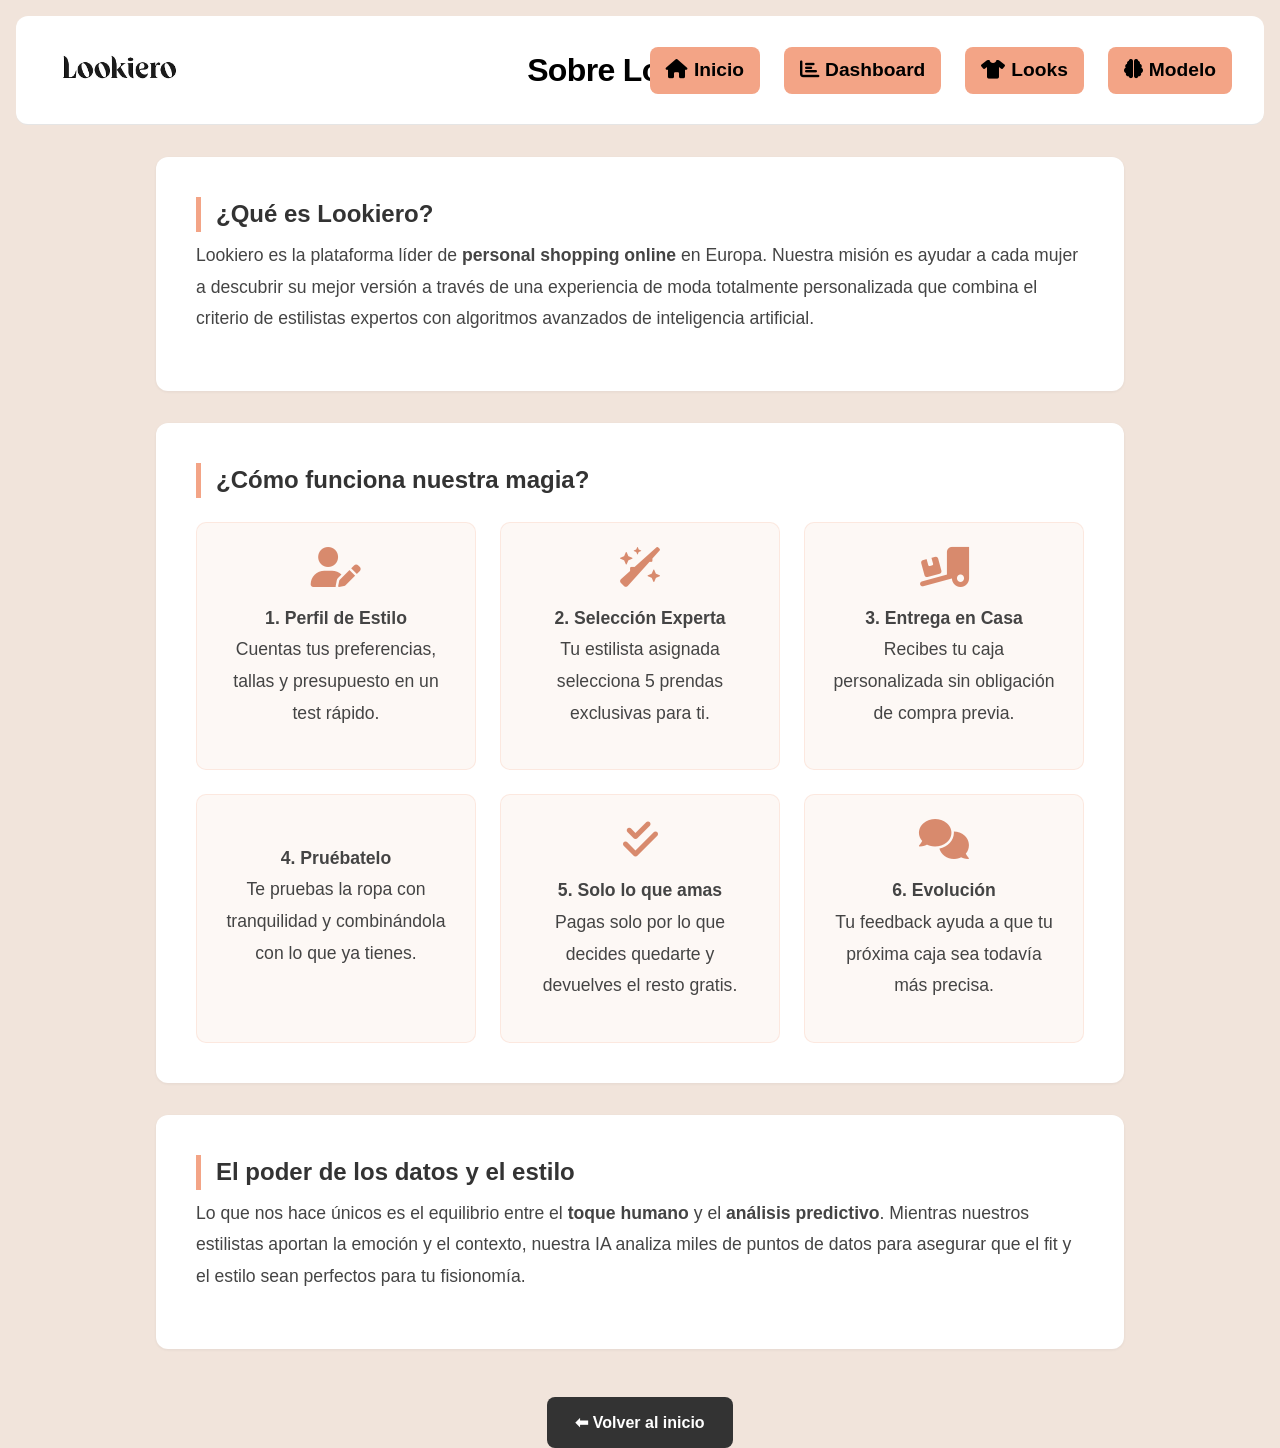
<file: web/web/info.html>
<!DOCTYPE html>
<html lang="es">
<head>
  <meta charset="UTF-8" />
  <meta name="viewport" content="width=device-width, initial-scale=1.0" />
  <title>Lookiero - Información</title>
  <link rel="stylesheet" href="style.css" />

  <link href="https://cdnjs.cloudflare.com/ajax/libs/font-awesome/6.0.0/css/all.min.css" rel="stylesheet">

  <style>
    body {
      margin: 0;
      font-family: var(--font-sans);
      background: #f1e4db;
    }

    /* HEADER UNIFICADO */
    .header {
      display: flex;
      align-items: center;
      justify-content: space-between;
      padding: 1rem 2rem;
      background: #ffffff;
      border-bottom: 1px solid rgba(0,0,0,0.1);
      border-radius: 12px;
      margin: 1rem;
      position: relative;
    }

    .header-left {
      display: flex;
      align-items: center;
      gap: 1rem;
    }

    .header-logo img {
      height: 70px;
      width: auto;
    }

    .header-title {
      font-size: 2rem;
      font-weight: 700;
      letter-spacing: -0.02em;
      position: absolute;
      left: 50%;
      transform: translateX(-50%);
    }

    .nav-tabs {
      display: flex;
      gap: 1.5rem;
    }

    .nav-tabs a {
      text-decoration: none;
      color: #000;
      font-weight: 700;
      font-size: 1.2rem;
      padding: .6rem 1rem;
      position: relative;
      background: #f3a486;
      border-radius: 8px;
      transition: 0.3s;
    }

    .nav-tabs a:hover {
      background-color: #d88a6d;
    }

    /* CONTENIDO */
    main {
      max-width: 1000px;
      margin: 2rem auto;
      padding: 0 1rem;
    }

    .info-box {
      background: #ffffff;
      padding: 2.5rem;
      border-radius: 12px;
      margin-bottom: 2rem;
      box-shadow: var(--shadow-1);
    }

    h2 {
      margin-top: 0;
      color: #333;
      border-left: 5px solid #f3a486;
      padding-left: 15px;
    }

    p {
      color: #444;
      line-height: 1.8;
      font-size: 1.1rem;
    }

    /* GRID DE PASOS */
    .steps-grid {
      display: grid;
      grid-template-columns: repeat(auto-fit, minmax(280px, 1fr));
      gap: 1.5rem;
      margin-top: 1.5rem;
    }

    .step-card {
      background: #fdf8f5;
      padding: 1.5rem;
      border-radius: 10px;
      text-align: center;
      transition: all 0.3s ease;
      border: 1px solid rgba(243, 164, 134, 0.2);
    }

    .step-card:hover {
      transform: translateY(-5px);
      box-shadow: 0 8px 20px rgba(0,0,0,0.1);
      background: #fff;
    }

    .step-card i {
      font-size: 2.5rem;
      color: #d88a6d;
      margin-bottom: 1rem;
    }

    .back-btn {
      display: inline-block;
      margin-top: 1rem;
      background: #333;
      color: #fff;
      padding: 14px 28px;
      border-radius: 8px;
      text-decoration: none;
      font-weight: bold;
      transition: 0.3s;
    }

    .back-btn:hover {
      background: #000;
      transform: scale(1.05);
    }
  </style>
</head>

<body>

<header class="header">
  <div class="header-left">
    <div class="header-logo">
      <a href="index.html">
        <img src="lookiero_logo.jpg" alt="Logo Lookiero">
      </a>
    </div>
  </div>

  <div class="header-title">Sobre Lookiero</div>

  <nav class="nav-tabs">
    <a href="index.html"><span style="margin-right:6px;"><i class="fas fa-home"></i></span>Inicio</a>
    <a href="dashboard.html"><span style="margin-right:6px;"><i class="fas fa-chart-bar"></i></span>Dashboard</a>
    <a href="looks.html"><span style="margin-right:6px;"><i class="fas fa-shirt"></i></span>Looks</a>
    <a href="modelo.html"><span style="margin-right:6px;"><i class="fas fa-brain"></i></span>Modelo</a>
  </nav>
</header>

<main>

  <div class="info-box">
    <h2>¿Qué es Lookiero?</h2>
    <p>
      Lookiero es la plataforma líder de <strong>personal shopping online</strong> en Europa. Nuestra misión es ayudar a cada mujer a descubrir su mejor versión a través de una experiencia de moda totalmente personalizada que combina el criterio de estilistas expertos con algoritmos avanzados de inteligencia artificial.
    </p>
  </div>

  

  <div class="info-box">
    <h2>¿Cómo funciona nuestra magia?</h2>

    <div class="steps-grid">

      <div class="step-card">
        <i class="fas fa-user-edit"></i>
        <p><strong>1. Perfil de Estilo</strong><br>Cuentas tus preferencias, tallas y presupuesto en un test rápido.</p>
      </div>

      <div class="step-card">
        <i class="fas fa-wand-sparkles"></i>
        <p><strong>2. Selección Experta</strong><br>Tu estilista asignada selecciona 5 prendas exclusivas para ti.</p>
      </div>

      <div class="step-card">
        <i class="fas fa-truck-ramp-box"></i>
        <p><strong>3. Entrega en Casa</strong><br>Recibes tu caja personalizada sin obligación de compra previa.</p>
      </div>

      <div class="step-card">
        <i class="fas fa-mirror"></i>
        <p><strong>4. Pruébatelo</strong><br>Te pruebas la ropa con tranquilidad y combinándola con lo que ya tienes.</p>
      </div>

      <div class="step-card">
        <i class="fas fa-check-double"></i>
        <p><strong>5. Solo lo que amas</strong><br>Pagas solo por lo que decides quedarte y devuelves el resto gratis.</p>
      </div>

      <div class="step-card">
        <i class="fas fa-comments"></i>
        <p><strong>6. Evolución</strong><br>Tu feedback ayuda a que tu próxima caja sea todavía más precisa.</p>
      </div>

    </div>
  </div>

  <div class="info-box">
    <h2>El poder de los datos y el estilo</h2>
    <p>
      Lo que nos hace únicos es el equilibrio entre el <strong>toque humano</strong> y el <strong>análisis predictivo</strong>. Mientras nuestros estilistas aportan la emoción y el contexto, nuestra IA analiza miles de puntos de datos para asegurar que el fit y el estilo sean perfectos para tu fisionomía.
    </p>
  </div>

  <div style="text-align:center; margin-bottom: 3rem;">
    <a href="index.html" class="back-btn">⬅ Volver al inicio</a>
  </div>

</main>

</body>
</html>
</file>
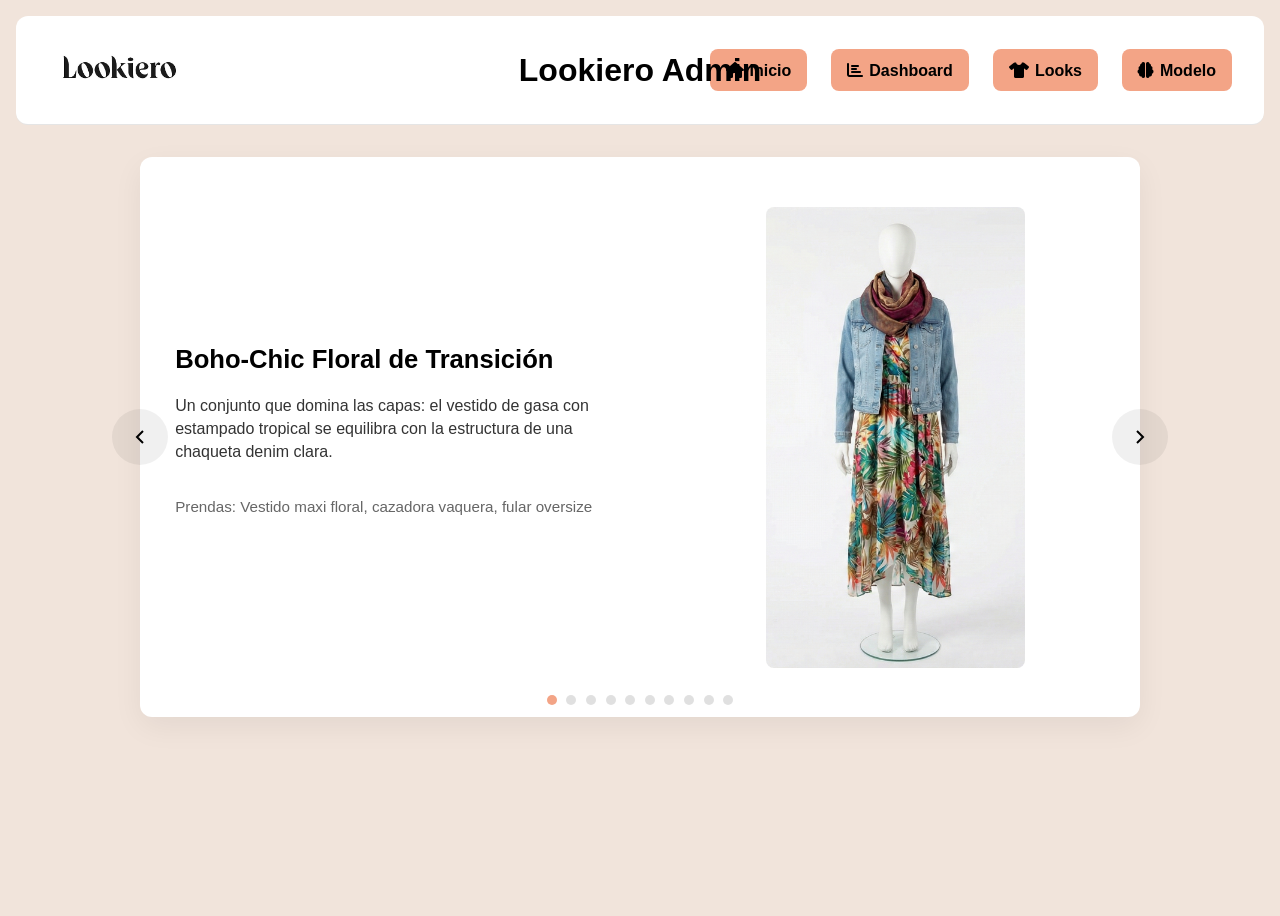
<file: web/web/looks.html>
<!DOCTYPE html>
<html lang="es">
<head>
  <meta charset="UTF-8" />
  <link href="https://cdnjs.cloudflare.com/ajax/libs/font-awesome/6.0.0/css/all.min.css" rel="stylesheet">
  <meta name="viewport" content="width=device-width, initial-scale=1.0" />
  <title>Lookiero - Dashboard / Carrusel</title>

  <link rel="stylesheet" href="style.css" />

  <style>
    :root {
  --brand-hover: #d88a6d;
  --brand-primary: #f3a486;
  --bg-color: #f1e4db;
  --text-dark: #333;
}

body { margin: 0; font-family: sans-serif; background: var(--bg-color); color: var(--text-dark); }

.header {
  display: flex; align-items: center; justify-content: space-between;
  padding: 1rem 2rem; background: #fff; border-bottom: 1px solid rgba(0,0,0,0.1);
  border-radius: 12px; margin: 1rem; position: relative;
}

.header-logo img { height: 70px; width: auto; }
.header-title { font-size: 2rem; font-weight: 700; position:absolute; left:50%; transform:translateX(-50%); }

.nav-tabs { display: flex; gap: 1.5rem; }
.nav-tabs a {
  text-decoration: none; color: #000; font-weight: 700; padding: .6rem 1rem;
  background: var(--brand-primary); border-radius: 8px; transition: 0.3s;
}
.nav-tabs a:hover { background: var(--brand-hover); color: #fff; }

.info-box {
  background: white; margin: 1rem; padding: 1.5rem; border-radius: 12px;
  box-shadow: 0 4px 6px rgba(0,0,0,0.05);
}
    /* ===== ESTILOS DEL CARRUSEL ===== */
    :root{
      --bg: #f1e4db;
      --card-bg: #ffffff;
      --accent: #f3a486;
      --radius: 12px;
      --gap: 1.25rem;
      --card-size: min(1000px, 92vw);
    }

    .viewer{
      width:var(--card-size);
      height:calc(var(--card-size) * 0.56);
      background:var(--card-bg);
      border-radius:var(--radius);
      box-shadow:0 10px 30px rgba(0,0,0,0.06);
      position:relative;
      overflow: visible;
      display:flex;
      align-items:stretch;
      margin:2rem auto;
    }

    .panel-left{
      flex:1;
      padding:2.2rem;
      display:flex;
      flex-direction:column;
      gap:1rem;
      justify-content:center;
    }

    .look-title{font-size:1.6rem;font-weight:700;margin:0}
    .look-desc{color:#333;line-height:1.45;margin:0}
    .meta{color:#666;font-size:0.95rem;margin-top:1rem}

    .panel-right{
      flex:1;
      display:flex;
      align-items:center;
      justify-content:center;
      padding:1.5rem;
    }
    .panel-right img{
      max-width:90%;
      max-height:90%;
      border-radius:8px;
      object-fit:cover;
      transition:transform .45s ease, opacity .35s ease;
    }

    .nav-btn{
      position:absolute;
      top:50%;
      transform:translateY(-50%);
      width:56px;height:56px;border-radius:50%;
      display:grid;place-items:center;
      background:rgba(0,0,0,0.06);border:0;cursor:pointer;
      z-index: 10;
    }

    .nav-btn.left{left: -28px;}
    .nav-btn.right{right: -28px;}

    .footer-controls{
      position:absolute;left:0;right:0;bottom:12px;display:flex;justify-content:center;gap:.6rem;
    }
    .dot{width:10px;height:10px;border-radius:50%;background:rgba(0,0,0,0.12);cursor:pointer}
    .dot.active{background:var(--accent)}
  </style>
</head>

<body>

  <header class="header">
    <div class="header-left">
      <div class="header-logo">
        <a href="info.html">
          <img src="lookiero_logo.jpg" alt="Logo Lookiero" />
        </a>
      </div>
    </div>

    <div class="header-title">Lookiero Admin</div>

    <nav class="nav-tabs">
      <a href="index.html">
        <span style="margin-right:6px;"><i class="fas fa-home"></i></span>Inicio
      </a>
      <a href="dashboard.html">
        <span style="margin-right:6px;"><i class="fas fa-chart-bar"></i></span>Dashboard
      </a>
      <a href="looks.html" class="active">
        <span style="margin-right:6px;"><i class="fas fa-shirt"></i></span>Looks
      </a>
      <a href="modelo.html">
        <span style="margin-right:6px;"><i class="fas fa-brain"></i></span>Modelo
      </a>
    </nav>
  </header>

  <div class="viewer">
    <button class="nav-btn left" id="prevBtn">
      <svg viewBox="0 0 24 24" fill="none" stroke="currentColor" stroke-width="2" width="24">
        <path d="M15 18l-6-6 6-6"></path>
      </svg>
    </button>

    <div class="panel-left">
      <h2 class="look-title" id="lookTitle">Cargando Look...</h2>
      <p class="look-desc" id="lookDesc">Descripción del look.</p>
      <p class="meta" id="lookMeta">Metadatos de prendas.</p>
    </div>

    <div class="panel-right">
      <img id="lookImage" src="" alt="Look Visual" />
    </div>

    <button class="nav-btn right" id="nextBtn">
      <svg viewBox="0 0 24 24" fill="none" stroke="currentColor" stroke-width="2" width="24">
        <path d="M9 18l6-6-6-6"></path>
      </svg>
    </button>

    <div class="footer-controls" id="dots"></div>
  </div>

  <script>
    const looks = [
      {img: 'Look1.png', title: 'Boho-Chic Floral de Transición', meta: 'Prendas: Vestido maxi floral, cazadora vaquera, fular oversize', desc: 'Un conjunto que domina las capas: el vestido de gasa con estampado tropical se equilibra con la estructura de una chaqueta denim clara.'},
      {img: 'Look2.png', title: 'Minimalismo Cálido en Contraste', meta: 'Prendas: Jersey de punto, minifalda de línea A, bolso bandolera.', desc: 'Un conjunto que equilibra la sobriedad y el color: el jersey gris aporta una textura suave frente a la falda roja vibrante.'},
      {img: 'Look3.png', title: 'Urbano Minimalista con Carácter', meta: 'Prendas: Chaqueta de cuero, jersey de punto crudo, vaqueros skinny', desc: 'Contraste de texturas: la suavidad del punto crema se equilibra con la actitud de una chaqueta de piel negra.'},
      {img: 'Look4.png', title: 'Urban Layers de Otoño', meta: 'Prendas: Sudadera con capucha, abrigo 3/4 lana, vaqueros desgastados', desc: 'Personifica el confort urbano con la superposición de una sudadera bajo un abrigo sastre de lana.'},
      {img: 'Look5.png', title: 'Armonía Boho-Chic con Fular Liso', meta: 'Prendas: Denim Jacket, Floral Maxi Dress, Fular azul noche', desc: 'Equilibra el vibrante estampado floral con la sobriedad de los accesorios denim y azul liso.'},
      {img: 'Look6.png', title: 'Minimalismo Moderno en Blanco y Negro', meta: 'Prendas: Bomber de piel, top blanco, falda de tubo midi', desc: 'Outfit de alto contraste que proyecta seguridad. La cazadora de cuero aporta una textura rebelde.'},
      {img: 'Look7.png', title: 'Elegancia Ejecutiva Contemporánea', meta: 'Prendas: Anta Jacket blazer, Orva Shirt, Itta Pant denim', desc: 'Redefine el estilo business casual con tonos neutros y cortes ajustados profesionales.'},
      {img: 'Look8.png', title: 'Minimalismo Elegante en Tonos Tierra', meta: 'Prendas: Florida Trench, Anna Cardigan, Itta Pant denim', desc: 'Destaca por su fluidez y sofisticación cromática en tonos camel y texturas naturales.'},
      {img: 'Look9.png', title: 'Sofisticación Urbana en Texturas', meta: 'Prendas: Vinaja Jacket, Dina Sweater, Carwilly Jeans', desc: 'Une la estructura de la chaqueta verde bosque con la suavidad del punto gris claro.'},
      {img: 'Look10.png', title: 'Confort Atemporal en Relieve', meta: 'Prendas: Vinaja Jacket, Dina Sweater knit, Carwilly Jeans', desc: 'Prioriza la riqueza de los materiales con azul marino estructurado y punto trenzado.'}
    ];

    let index = 0;
    const imgEl = document.getElementById('lookImage');
    const titleEl = document.getElementById('lookTitle');
    const descEl = document.getElementById('lookDesc');
    const metaEl = document.getElementById('lookMeta');
    const dotsContainer = document.getElementById('dots');

    looks.forEach((_, i) => {
      const d = document.createElement('div');
      d.className = 'dot' + (i === 0 ? ' active' : '');
      d.addEventListener('click', () => goTo(i));
      dotsContainer.appendChild(d);
    });

    const dots = [...dotsContainer.children];

    function updateUI(){
      const look = looks[index];
      imgEl.style.opacity = 0;
      setTimeout(()=>{
        imgEl.src = look.img;
        titleEl.textContent = look.title;
        descEl.textContent = look.desc;
        metaEl.textContent = look.meta;
        imgEl.style.opacity = 1;
      },200);
      dots.forEach((d,i)=> d.classList.toggle('active', i===index));
    }

    function goTo(i){
      if(i<0) i = looks.length - 1;
      if(i>=looks.length) i = 0;
      index=i; 
      updateUI();
    }

    document.getElementById('prevBtn').onclick = () => goTo(index-1);
    document.getElementById('nextBtn').onclick = () => goTo(index+1);

    updateUI();
  </script>

</body>
</html>
</file>
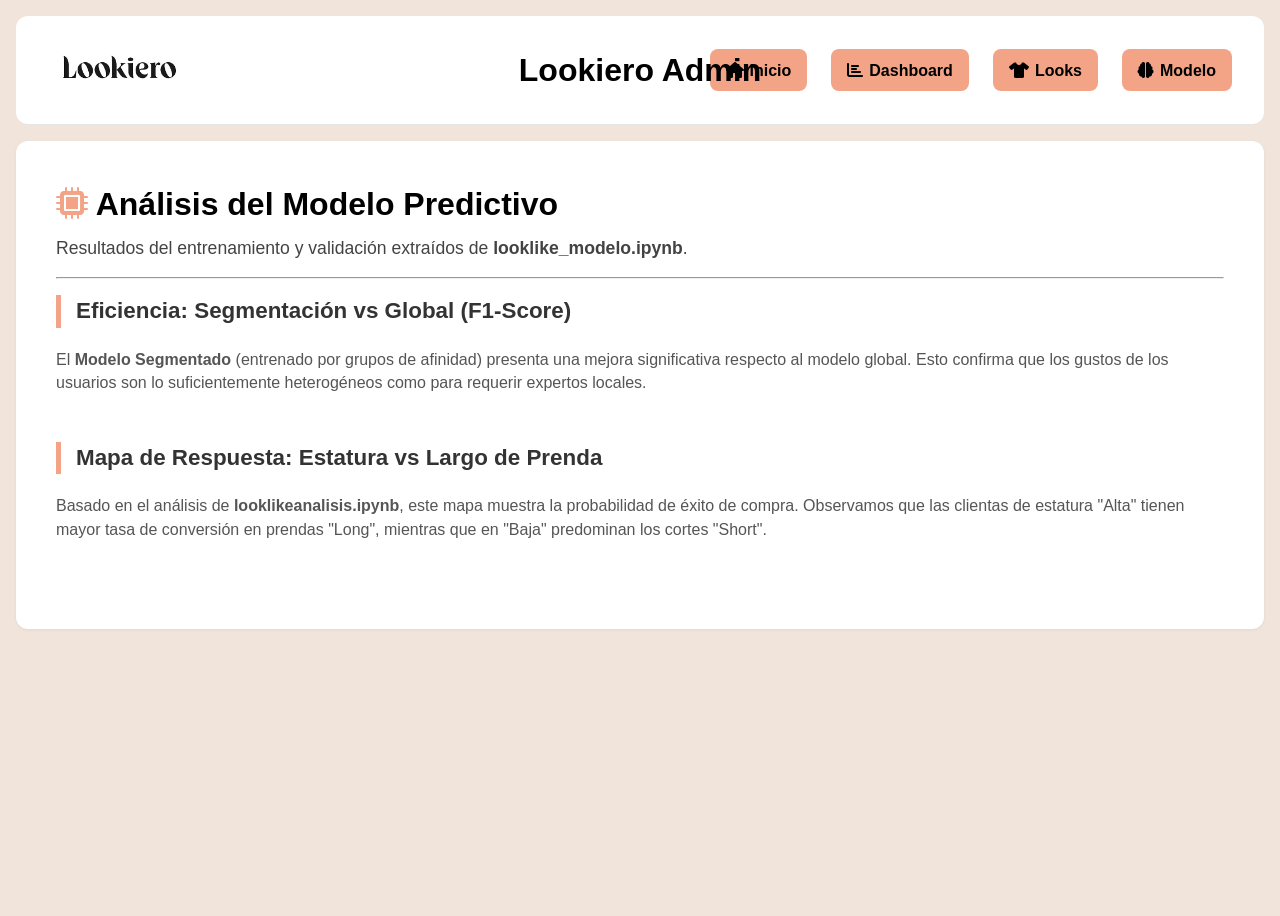
<file: web/web/modelo.html>
<!DOCTYPE html>
<html lang="es">
<head>
  <meta charset="UTF-8" />
  <meta name="viewport" content="width=device-width, initial-scale=1.0" />
  <title>Lookiero - Modelo IA</title>

  <link href="https://cdnjs.cloudflare.com/ajax/libs/font-awesome/6.0.0/css/all.min.css" rel="stylesheet">
  <script src="https://d3js.org/d3.v7.min.js"></script>
  <link rel="stylesheet" href="style.css" />

  <style>
     body { margin: 0; font-family: sans-serif; background: var(--bg-color); color: var(--text-dark); }
    :root {
  --brand-hover: #d88a6d;
  --brand-primary: #f3a486;
  --bg-color: #f1e4db;
  --text-dark: #333;
}
  
  
  
  .header {
  display: flex; align-items: center; justify-content: space-between;
  padding: 1rem 2rem; background: #fff; border-bottom: 1px solid rgba(0,0,0,0.1);
  border-radius: 12px; margin: 1rem; position: relative;
}

    .header-left {
      display: flex;
      align-items: center;
      gap: 1rem;
    }

    .header-logo img { height: 70px; width: auto; }
.header-title { font-size: 2rem; font-weight: 700; position:absolute; left:50%; transform:translateX(-50%); }


    .nav-tabs {
      display: flex;
      gap: 1.5rem;
    }

.nav-tabs { display: flex; gap: 1.5rem; }
.nav-tabs a {
  text-decoration: none; color: #000; font-weight: 700; padding: .6rem 1rem;
  background: var(--brand-primary); border-radius: 8px; transition: 0.3s;
}
.nav-tabs a:hover { background: var(--brand-hover); color: #fff; }


    .container-modelo {
      margin: 1rem;
      background: #fff;
      padding: 2.5rem;
      border-radius: 12px;
      box-shadow: var(--shadow-1);
    }

    .chart-section { margin-bottom: 3rem; }
    .chart-title {
      font-size: 1.4rem;
      font-weight: bold;
      color: #333;
      border-left: 5px solid #f3a486;
      padding-left: 15px;
      margin-bottom: 20px;
    }

    /* Estilos específicos para los textos de D3 */
    .axis-label { font-size: 12px; font-weight: 600; }
  </style>
</head>
<body>

<header class="header">
  <div class="header-left">
    <div class="header-logo">
      <a href="info.html">
        <img src="lookiero_logo.jpg" alt="Logo Lookiero" />
      </a>
    </div>
  </div>

  <div class="header-title">Lookiero Admin</div>

  <nav class="nav-tabs">
    <a href="index.html">
      <span style="margin-right:6px;"><i class="fas fa-home"></i></span>Inicio
    </a>
    <a href="dashboard.html">
      <span style="margin-right:6px;"><i class="fas fa-chart-bar"></i></span>Dashboard
    </a>
    <a href="looks.html">
      <span style="margin-right:6px;"><i class="fas fa-shirt"></i></span>Looks
    </a>
    <a href="modelo.html" class="active">
      <span style="margin-right:6px;"><i class="fas fa-brain"></i></span>Modelo
    </a>
  </nav>
</header>

<div class="container-modelo">
  <h1><i class="fas fa-microchip" style="color: #f3a486;"></i> Análisis del Modelo Predictivo</h1>
  <p class="lead">Resultados del entrenamiento y validación extraídos de <strong>looklike_modelo.ipynb</strong>.</p>

  <hr class="hr">

  <div class="chart-section">
    <div class="chart-title">Eficiencia: Segmentación vs Global (F1-Score)</div>
    <div id="model_comparison"></div>
    <p style="margin-top: 1rem; color: #555;">
      El <strong>Modelo Segmentado</strong> (entrenado por grupos de afinidad) presenta una mejora significativa respecto al modelo global. Esto confirma que los gustos de los usuarios son lo suficientemente heterogéneos como para requerir expertos locales.
    </p>
  </div>

  <div class="chart-section">
    <div class="chart-title">Mapa de Respuesta: Estatura vs Largo de Prenda</div>
    <div id="heatmap_altura"></div>
    <p style="margin-top: 1rem; color: #555;">
      Basado en el análisis de <strong>looklikeanalisis.ipynb</strong>, este mapa muestra la probabilidad de éxito de compra. Observamos que las clientas de estatura "Alta" tienen mayor tasa de conversión en prendas "Long", mientras que en "Baja" predominan los cortes "Short".
    </p>
  </div>
</div>



<script>
/* ========= RENDERIZADO DE GRÁFICOS (DATA FROM ANALYSIS) ========= */

function initModelCharts() {
  // 1. COMPARATIVA DE MODELOS (F1-Score)
  const dataModel = [
    { name: "Modelo Global", score: 0.6541 },
    { name: "Modelo Segmentado", score: 0.7215 }
  ];

  const w1 = 700, h1 = 200;
  const margin1 = { left: 180 };
  const svg1 = d3.select("#model_comparison").append("svg").attr("width", w1).attr("height", h1);
  const x1 = d3.scaleLinear().domain([0, 1]).range([0, w1 - margin1.left - 50]);
  const y1 = d3.scaleBand().domain(dataModel.map(d => d.name)).range([0, h1]).padding(0.4);

  const g1 = svg1.append("g").attr("transform", `translate(${margin1.left}, 10)`);

  g1.selectAll("rect").data(dataModel).enter().append("rect")
    .attr("y", d => y1(d.name))
    .attr("width", d => x1(d.score))
    .attr("height", y1.bandwidth())
    .attr("fill", (d,i) => i === 0 ? "#333" : "#3da490")
    .attr("rx", 6);

  g1.selectAll("text.val").data(dataModel).enter().append("text")
    .attr("x", d => x1(d.score) + 10)
    .attr("y", d => y1(d.name) + y1.bandwidth()/2 + 5)
    .text(d => (d.score * 100).toFixed(2) + "%")
    .style("font-weight", "bold")
    .style("font-family", "sans-serif");

  g1.append("g").call(d3.axisLeft(y1).tickSize(0)).select(".domain").remove();

  // 2. HEATMAP DE RESPUESTA (Estatura vs Largo)
  const heatmapData = [
    { h: "Baja", l: "Short", v: 0.71 }, { h: "Baja", l: "Midi", v: 0.41 }, { h: "Baja", l: "Long", v: 0.22 },
    { h: "Media", l: "Short", v: 0.52 }, { h: "Media", l: "Midi", v: 0.65 }, { h: "Media", l: "Long", v: 0.48 },
    { h: "Alta", l: "Short", v: 0.38 }, { h: "Alta", l: "Midi", v: 0.59 }, { h: "Alta", l: "Long", v: 0.74 }
  ];

  const m2 = {top: 20, right: 20, bottom: 40, left: 80},
        w2 = 500 - m2.left - m2.right,
        h2 = 300 - m2.top - m2.bottom;

  const svg2 = d3.select("#heatmap_altura").append("svg")
    .attr("width", w2 + m2.left + m2.right)
    .attr("height", h2 + m2.top + m2.bottom)
    .append("g")
    .attr("transform", `translate(${m2.left},${m2.top})`);

  const x2 = d3.scaleBand().range([0, w2]).domain(["Short", "Midi", "Long"]).padding(0.05);
  const y2 = d3.scaleBand().range([h2, 0]).domain(["Baja", "Media", "Alta"]).padding(0.05);
  const colorScale = d3.scaleLinear().domain([0.2, 0.5, 0.8]).range(["#fde8e0", "#f3a486", "#c66666"]);

  svg2.append("g").attr("transform", `translate(0,${h2})`).call(d3.axisBottom(x2));
  svg2.append("g").call(d3.axisLeft(y2));

  svg2.selectAll()
    .data(heatmapData)
    .enter()
    .append("rect")
    .attr("x", d => x2(d.l))
    .attr("y", d => y2(d.h))
    .attr("width", x2.bandwidth())
    .attr("height", y2.bandwidth())
    .style("fill", d => colorScale(d.v))
    .attr("rx", 4);

  svg2.selectAll()
    .data(heatmapData)
    .enter()
    .append("text")
    .attr("x", d => x2(d.l) + x2.bandwidth()/2)
    .attr("y", d => y2(d.h) + y2.bandwidth()/2)
    .attr("dy", ".35em")
    .attr("text-anchor", "middle")
    .text(d => d.v)
    .style("fill", d => d.v > 0.6 ? "#fff" : "#333")
    .style("font-weight", "700");
}

window.onload = initModelCharts;
</script>
</body>
</html>
</file>
<file: web/style.css>
:root{
  /* Paleta principal */
  --color-1: #c66666;    /* rojo suave */
  --color-2: #3da490;    /* verde-azulado */
  --color-3: #e8cc42;    /* amarillo mostaza */
  --color-4: #f3a486;    /* salmón claro */
  --color-5: #c43d3c;    /* rojo intenso */
  --color-6: #da9d54;    /* dorado suave */
  --color-7: #f1e4db;    /* beige claro */
  --black:  #000000;
  --white:  #ffffff;

  /* Semantic tokens */
  --brand-primary: var(--color-2);
  --brand-accent:  var(--color-3);
  --brand-warm:    var(--color-4);
  --danger:        var(--color-5);
  --muted:         var(--color-7);
  --bg:            var(--white);
  --text:          #222222;

  /* Elevation / sombras */
  --shadow-1: 0 1px 3px rgba(34,34,34,0.06);
  --shadow-2: 0 6px 20px rgba(34,34,34,0.08);

  /* Otros tokens */
  --radius-sm: 6px;
  --radius-md: 12px;
  --radius-lg: 18px;
  --gap: 1rem;

  /* Typography */
  --font-sans: -apple-system, BlinkMacSystemFont, "Segoe UI", Roboto, "Helvetica Neue", Arial, "Noto Sans", sans-serif;
  --base-font-size: 16px;
}

/* ------------------------------
   Reset / base
   ------------------------------ */
* { box-sizing: border-box }
html, body { height: 100% }

body {
  margin: 0;
  font-family: var(--font-sans);
  font-size: var(--base-font-size);
  color: var(--text);
  background-color: var(--bg);
  -webkit-font-smoothing: antialiased;
  -moz-osx-font-smoothing: grayscale;
  line-height: 1.45;
  -webkit-tap-highlight-color: transparent;
}

/* Headings */
h1,h2,h3,h4,h5 {
  color: var(--black);
  margin: 0 0 .5rem 0;
  font-weight: 600;
}
p { margin: 0 0 1rem 0 }

/* ------------------------------
   Utilities de color
   ------------------------------ */
.bg-brand { background-color: var(--brand-primary); color: var(--white); }
.bg-accent { background-color: var(--brand-accent); color: var(--black); }
.bg-warm { background-color: var(--brand-warm); color: var(--black); }
.bg-muted { background-color: var(--muted); color: var(--black); }

.text-brand { color: var(--brand-primary); }
.text-accent { color: var(--brand-accent); }
.text-warm { color: var(--brand-warm); }
.text-danger { color: var(--danger); }

/* Helpers */
.container { max-width: 1200px; margin: 0 auto; padding: 0 1rem; }
.row { display: flex; gap: var(--gap); flex-wrap: wrap; }
.col { flex: 1 1 0; min-width: 0 }

/* ------------------------------
   Botones
   ------------------------------ */
.btn {
  display: inline-flex;
  align-items: center;
  justify-content: center;
  gap: .5rem;
  padding: .6rem 1rem;
  border-radius: 10px;
  font-weight: 600;
  cursor: pointer;
  border: none;
  transition: transform .12s ease, box-shadow .12s ease, opacity .12s ease;
  text-decoration: none; /* ✅ elimina subrayado */
  user-select: none;
  -webkit-tap-highlight-color: transparent;
  box-shadow: var(--shadow-1);
  font-family: var(--font-sans); /* asegura fuente global */
}

/* Botón principal */
.btn--primary {
  background: linear-gradient(180deg, color-mix(in srgb, var(--brand-primary) 90%, white 10%), var(--brand-primary));
  color: var(--white);
}
.btn--primary:hover { transform: translateY(-2px); box-shadow: var(--shadow-2) }
.btn--primary:active { transform: translateY(0) }

/* Botón secundario (outline) */
.btn--outline {
  background: transparent;
  color: var(--brand-primary);
  border: 2px solid rgba(61,164,144,0.12);
  backdrop-filter: blur(2px);
}
.btn--outline:hover { background: rgba(61,164,144,0.06) }

/* Botón de acento */
.btn--accent { background: var(--brand-accent); color: var(--black); }
.btn--danger { background: var(--danger); color: var(--white); }

/* Tamaños */
.btn--sm { padding: .35rem .6rem; font-size: .9rem; border-radius: var(--radius-sm) }
.btn--lg { padding: .9rem 1.25rem; font-size: 1.05rem; border-radius: var(--radius-md) }

/* Focus visible */
.btn:focus {
  outline: 3px solid color-mix(in srgb, var(--brand-primary) 30%, transparent 70%);
  outline-offset: 3px;
}

/* Quitar subrayado solo en botones tipo enlace */
.btn, .btn-dashboard {
  text-decoration: none; /* elimina subrayado */
}


/* ------------------------------
   Tarjetas / Cards
   ------------------------------ */
.card {
  background: var(--white);
  border-radius: var(--radius-md);
  box-shadow: var(--shadow-1);
  padding: 1rem;
  border: 1px solid rgba(34,34,34,0.03);
  transition: transform .12s ease, box-shadow .12s ease;
}
.card:hover { transform: translateY(-4px); box-shadow: var(--shadow-2) }

.card--muted {
  background: linear-gradient(180deg, var(--muted), var(--white));
}

/* Card image */
.card__media {
  border-radius: calc(var(--radius-md) - 4px);
  overflow: hidden;
  margin-bottom: .75rem;
}

/* ------------------------------
   Badges / etiquetas
   ------------------------------ */
.badge {
  display: inline-block;
  padding: .25rem .5rem;
  font-size: .85rem;
  border-radius: 999px;
  background: var(--muted);
  color: var(--black);
  font-weight: 600;
}
.badge--brand { background: color-mix(in srgb, var(--brand-primary) 85%, white 15%); color: var(--white) }
.badge--accent { background: var(--brand-accent); color: var(--black) }

/* ------------------------------
   Inputs y formularios
   ------------------------------ */
.input, textarea, select {
  width: 100%;
  padding: .7rem .85rem;
  border-radius: var(--radius-sm);
  border: 1px solid rgba(34,34,34,0.08);
  background: var(--white);
  font-size: 1rem;
  transition: box-shadow .12s ease, border-color .12s ease;
  color: var(--text);
  font-family: var(--font-sans);
}
.input:focus, textarea:focus, select:focus {
  outline: none;
  border-color: color-mix(in srgb, var(--brand-primary) 60%, black 10%);
  box-shadow: 0 6px 18px rgba(61,164,144,0.08);
}
.input::placeholder, textarea::placeholder { color: rgba(34,34,34,0.35) }
.form-hint { font-size: .875rem; color: rgba(34,34,34,0.6) }

/* ------------------------------
   Navbar / header
   ------------------------------ */
.header {
  display: flex;
  align-items: center;
  justify-content: space-between;
  gap: var(--gap);
  padding: .75rem 0;
  background: linear-gradient(180deg, rgba(255,255,255,0.9), rgba(255,255,255,0.98));
  border-bottom: 1px solid rgba(34,34,34,0.03);
}
.logo {
  font-weight: 700;
  letter-spacing: -0.02em;
  color: var(--black);
  display: flex;
  align-items: center;
  gap: .5rem;
}

/* Header title específico */
.header-title {
  font-family: var(--font-sans);
  font-weight: 600;
  font-size: 1.25rem;
  color: var(--black);
}

/* ------------------------------
   Listas / grids
   ------------------------------ */
.grid {
  display: grid;
  grid-template-columns: repeat(auto-fit, minmax(220px, 1fr));
  gap: 1rem;
}
.product {
  display: flex;
  flex-direction: column;
  gap: .5rem;
}

/* ------------------------------
   Utilidades visuales
   ------------------------------ */
.kicker { font-size: .85rem; text-transform: uppercase; letter-spacing: .08em; color: rgba(34,34,34,0.6) }
.lead { font-size: 1.1rem; color: rgba(34,34,34,0.85) }

.hr { height: 1px; background: linear-gradient(90deg, transparent, rgba(34,34,34,0.06), transparent); margin: 1rem 0; border-radius: 2px }

.footer {
  padding: 2rem 0;
  border-top: 1px solid rgba(34,34,34,0.03);
  color: rgba(34,34,34,0.7);
  background: linear-gradient(180deg, var(--white), color-mix(in srgb, var(--muted) 98%, var(--white) 2%));
}

/* Gradientes y microdecoraciones */
.bg-brand-gradient {
  background: linear-gradient(135deg, color-mix(in srgb, var(--brand-primary) 85%, white 15%), color-mix(in srgb, var(--brand-primary) 60%, var(--brand-accent) 40%));
  color: var(--white);
}
.promo-pill {
  display: inline-block;
  padding: .5rem .75rem;
  border-radius: 999px;
  background: linear-gradient(90deg, var(--brand-warm), var(--color-6));
  color: var(--black);
  font-weight: 600;
}
</file>
<file: web/web/style.css>
:root{
  /* Paleta principal */
  --color-1: #c66666;    /* rojo suave */
  --color-2: #3da490;    /* verde-azulado */
  --color-3: #e8cc42;    /* amarillo mostaza */
  --color-4: #f3a486;    /* salmón claro */
  --color-5: #c43d3c;    /* rojo intenso */
  --color-6: #da9d54;    /* dorado suave */
  --color-7: #f1e4db;    /* beige claro */
  --black:  #000000;
  --white:  #ffffff;

  /* Semantic tokens */
  --brand-primary: var(--color-2);
  --brand-accent:  var(--color-3);
  --brand-warm:    var(--color-4);
  --danger:        var(--color-5);
  --muted:         var(--color-7);
  --bg:            var(--white);
  --text:          #222222;

  /* Elevation / sombras */
  --shadow-1: 0 1px 3px rgba(34,34,34,0.06);
  --shadow-2: 0 6px 20px rgba(34,34,34,0.08);

  /* Otros tokens */
  --radius-sm: 6px;
  --radius-md: 12px;
  --radius-lg: 18px;
  --gap: 1rem;

  /* Typography */
  --font-sans: -apple-system, BlinkMacSystemFont, "Segoe UI", Roboto, "Helvetica Neue", Arial, "Noto Sans", sans-serif;
  --base-font-size: 16px;
}

/* ------------------------------
   Reset / base
   ------------------------------ */
* { box-sizing: border-box }
html, body { height: 100% }

body {
  margin: 0;
  font-family: var(--font-sans);
  font-size: var(--base-font-size);
  color: var(--text);
  background-color: var(--bg);
  -webkit-font-smoothing: antialiased;
  -moz-osx-font-smoothing: grayscale;
  line-height: 1.45;
  -webkit-tap-highlight-color: transparent;
}

/* Headings */
h1,h2,h3,h4,h5 {
  color: var(--black);
  margin: 0 0 .5rem 0;
  font-weight: 600;
}
p { margin: 0 0 1rem 0 }

/* ------------------------------
   Utilities de color
   ------------------------------ */
.bg-brand { background-color: var(--brand-primary); color: var(--white); }
.bg-accent { background-color: var(--brand-accent); color: var(--black); }
.bg-warm { background-color: var(--brand-warm); color: var(--black); }
.bg-muted { background-color: var(--muted); color: var(--black); }

.text-brand { color: var(--brand-primary); }
.text-accent { color: var(--brand-accent); }
.text-warm { color: var(--brand-warm); }
.text-danger { color: var(--danger); }

/* Helpers */
.container { max-width: 1200px; margin: 0 auto; padding: 0 1rem; }
.row { display: flex; gap: var(--gap); flex-wrap: wrap; }
.col { flex: 1 1 0; min-width: 0 }

/* ------------------------------
   Botones
   ------------------------------ */
.btn {
  display: inline-flex;
  align-items: center;
  justify-content: center;
  gap: .5rem;
  padding: .6rem 1rem;
  border-radius: 10px;
  font-weight: 600;
  cursor: pointer;
  border: none;
  transition: transform .12s ease, box-shadow .12s ease, opacity .12s ease;
  text-decoration: none; /* ✅ elimina subrayado */
  user-select: none;
  -webkit-tap-highlight-color: transparent;
  box-shadow: var(--shadow-1);
  font-family: var(--font-sans); /* asegura fuente global */
}

/* Botón principal */
.btn--primary {
  background: linear-gradient(180deg, color-mix(in srgb, var(--brand-primary) 90%, white 10%), var(--brand-primary));
  color: var(--white);
}
.btn--primary:hover { transform: translateY(-2px); box-shadow: var(--shadow-2) }
.btn--primary:active { transform: translateY(0) }

/* Botón secundario (outline) */
.btn--outline {
  background: transparent;
  color: var(--brand-primary);
  border: 2px solid rgba(61,164,144,0.12);
  backdrop-filter: blur(2px);
}
.btn--outline:hover { background: rgba(61,164,144,0.06) }

/* Botón de acento */
.btn--accent { background: var(--brand-accent); color: var(--black); }
.btn--danger { background: var(--danger); color: var(--white); }

/* Tamaños */
.btn--sm { padding: .35rem .6rem; font-size: .9rem; border-radius: var(--radius-sm) }
.btn--lg { padding: .9rem 1.25rem; font-size: 1.05rem; border-radius: var(--radius-md) }

/* Focus visible */
.btn:focus {
  outline: 3px solid color-mix(in srgb, var(--brand-primary) 30%, transparent 70%);
  outline-offset: 3px;
}

/* Quitar subrayado solo en botones tipo enlace */
.btn, .btn-dashboard {
  text-decoration: none; /* elimina subrayado */
}


/* ------------------------------
   Tarjetas / Cards
   ------------------------------ */
.card {
  background: var(--white);
  border-radius: var(--radius-md);
  box-shadow: var(--shadow-1);
  padding: 1rem;
  border: 1px solid rgba(34,34,34,0.03);
  transition: transform .12s ease, box-shadow .12s ease;
}
.card:hover { transform: translateY(-4px); box-shadow: var(--shadow-2) }

.card--muted {
  background: linear-gradient(180deg, var(--muted), var(--white));
}

/* Card image */
.card__media {
  border-radius: calc(var(--radius-md) - 4px);
  overflow: hidden;
  margin-bottom: .75rem;
}

/* ------------------------------
   Badges / etiquetas
   ------------------------------ */
.badge {
  display: inline-block;
  padding: .25rem .5rem;
  font-size: .85rem;
  border-radius: 999px;
  background: var(--muted);
  color: var(--black);
  font-weight: 600;
}
.badge--brand { background: color-mix(in srgb, var(--brand-primary) 85%, white 15%); color: var(--white) }
.badge--accent { background: var(--brand-accent); color: var(--black) }

/* ------------------------------
   Inputs y formularios
   ------------------------------ */
.input, textarea, select {
  width: 100%;
  padding: .7rem .85rem;
  border-radius: var(--radius-sm);
  border: 1px solid rgba(34,34,34,0.08);
  background: var(--white);
  font-size: 1rem;
  transition: box-shadow .12s ease, border-color .12s ease;
  color: var(--text);
  font-family: var(--font-sans);
}
.input:focus, textarea:focus, select:focus {
  outline: none;
  border-color: color-mix(in srgb, var(--brand-primary) 60%, black 10%);
  box-shadow: 0 6px 18px rgba(61,164,144,0.08);
}
.input::placeholder, textarea::placeholder { color: rgba(34,34,34,0.35) }
.form-hint { font-size: .875rem; color: rgba(34,34,34,0.6) }

/* ------------------------------
   Navbar / header
   ------------------------------ */
.header {
  display: flex;
  align-items: center;
  justify-content: space-between;
  gap: var(--gap);
  padding: .75rem 0;
  background: linear-gradient(180deg, rgba(255,255,255,0.9), rgba(255,255,255,0.98));
  border-bottom: 1px solid rgba(34,34,34,0.03);
}
.logo {
  font-weight: 700;
  letter-spacing: -0.02em;
  color: var(--black);
  display: flex;
  align-items: center;
  gap: .5rem;
}

/* Header title específico */
.header-title {
  font-family: var(--font-sans);
  font-weight: 600;
  font-size: 1.25rem;
  color: var(--black);
}

/* ------------------------------
   Listas / grids
   ------------------------------ */
.grid {
  display: grid;
  grid-template-columns: repeat(auto-fit, minmax(220px, 1fr));
  gap: 1rem;
}
.product {
  display: flex;
  flex-direction: column;
  gap: .5rem;
}

/* ------------------------------
   Utilidades visuales
   ------------------------------ */
.kicker { font-size: .85rem; text-transform: uppercase; letter-spacing: .08em; color: rgba(34,34,34,0.6) }
.lead { font-size: 1.1rem; color: rgba(34,34,34,0.85) }

.hr { height: 1px; background: linear-gradient(90deg, transparent, rgba(34,34,34,0.06), transparent); margin: 1rem 0; border-radius: 2px }

.footer {
  padding: 2rem 0;
  border-top: 1px solid rgba(34,34,34,0.03);
  color: rgba(34,34,34,0.7);
  background: linear-gradient(180deg, var(--white), color-mix(in srgb, var(--muted) 98%, var(--white) 2%));
}

/* Gradientes y microdecoraciones */
.bg-brand-gradient {
  background: linear-gradient(135deg, color-mix(in srgb, var(--brand-primary) 85%, white 15%), color-mix(in srgb, var(--brand-primary) 60%, var(--brand-accent) 40%));
  color: var(--white);
}
.promo-pill {
  display: inline-block;
  padding: .5rem .75rem;
  border-radius: 999px;
  background: linear-gradient(90deg, var(--brand-warm), var(--color-6));
  color: var(--black);
  font-weight: 600;
}
</file>
